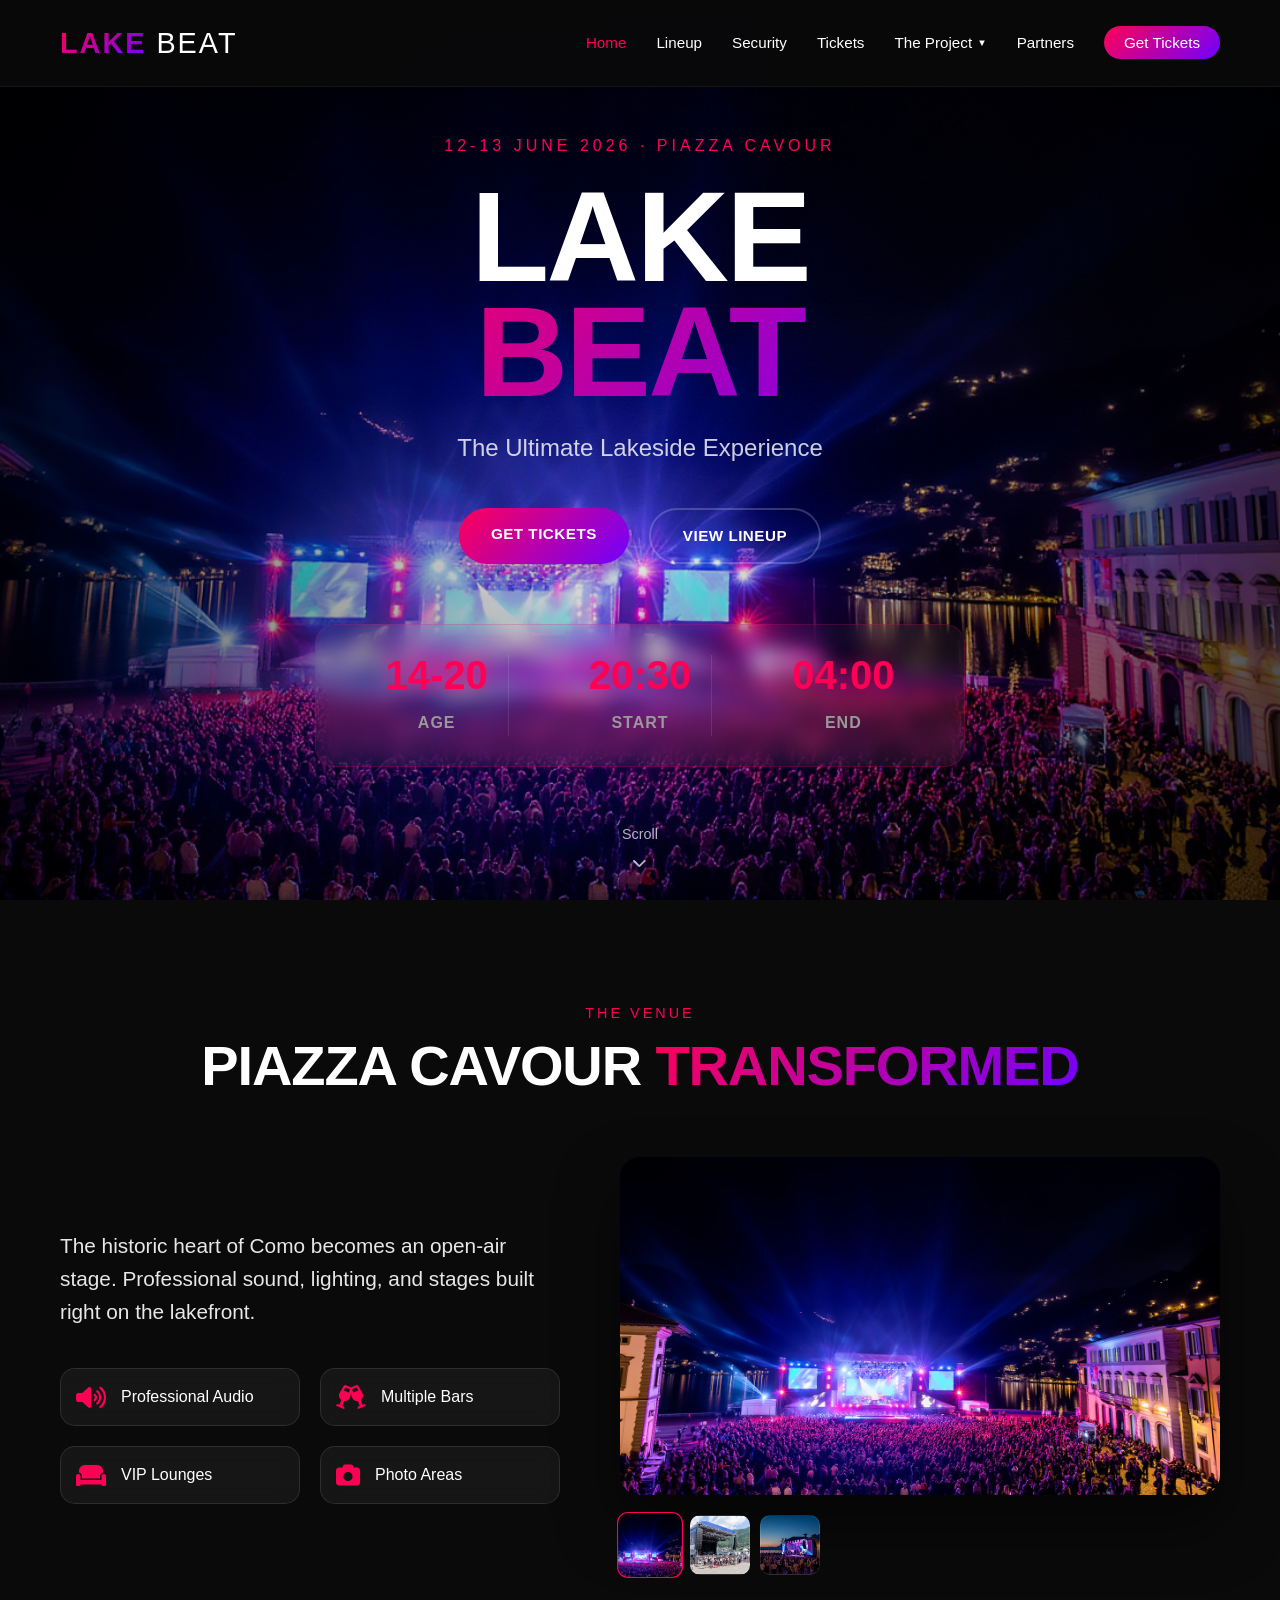
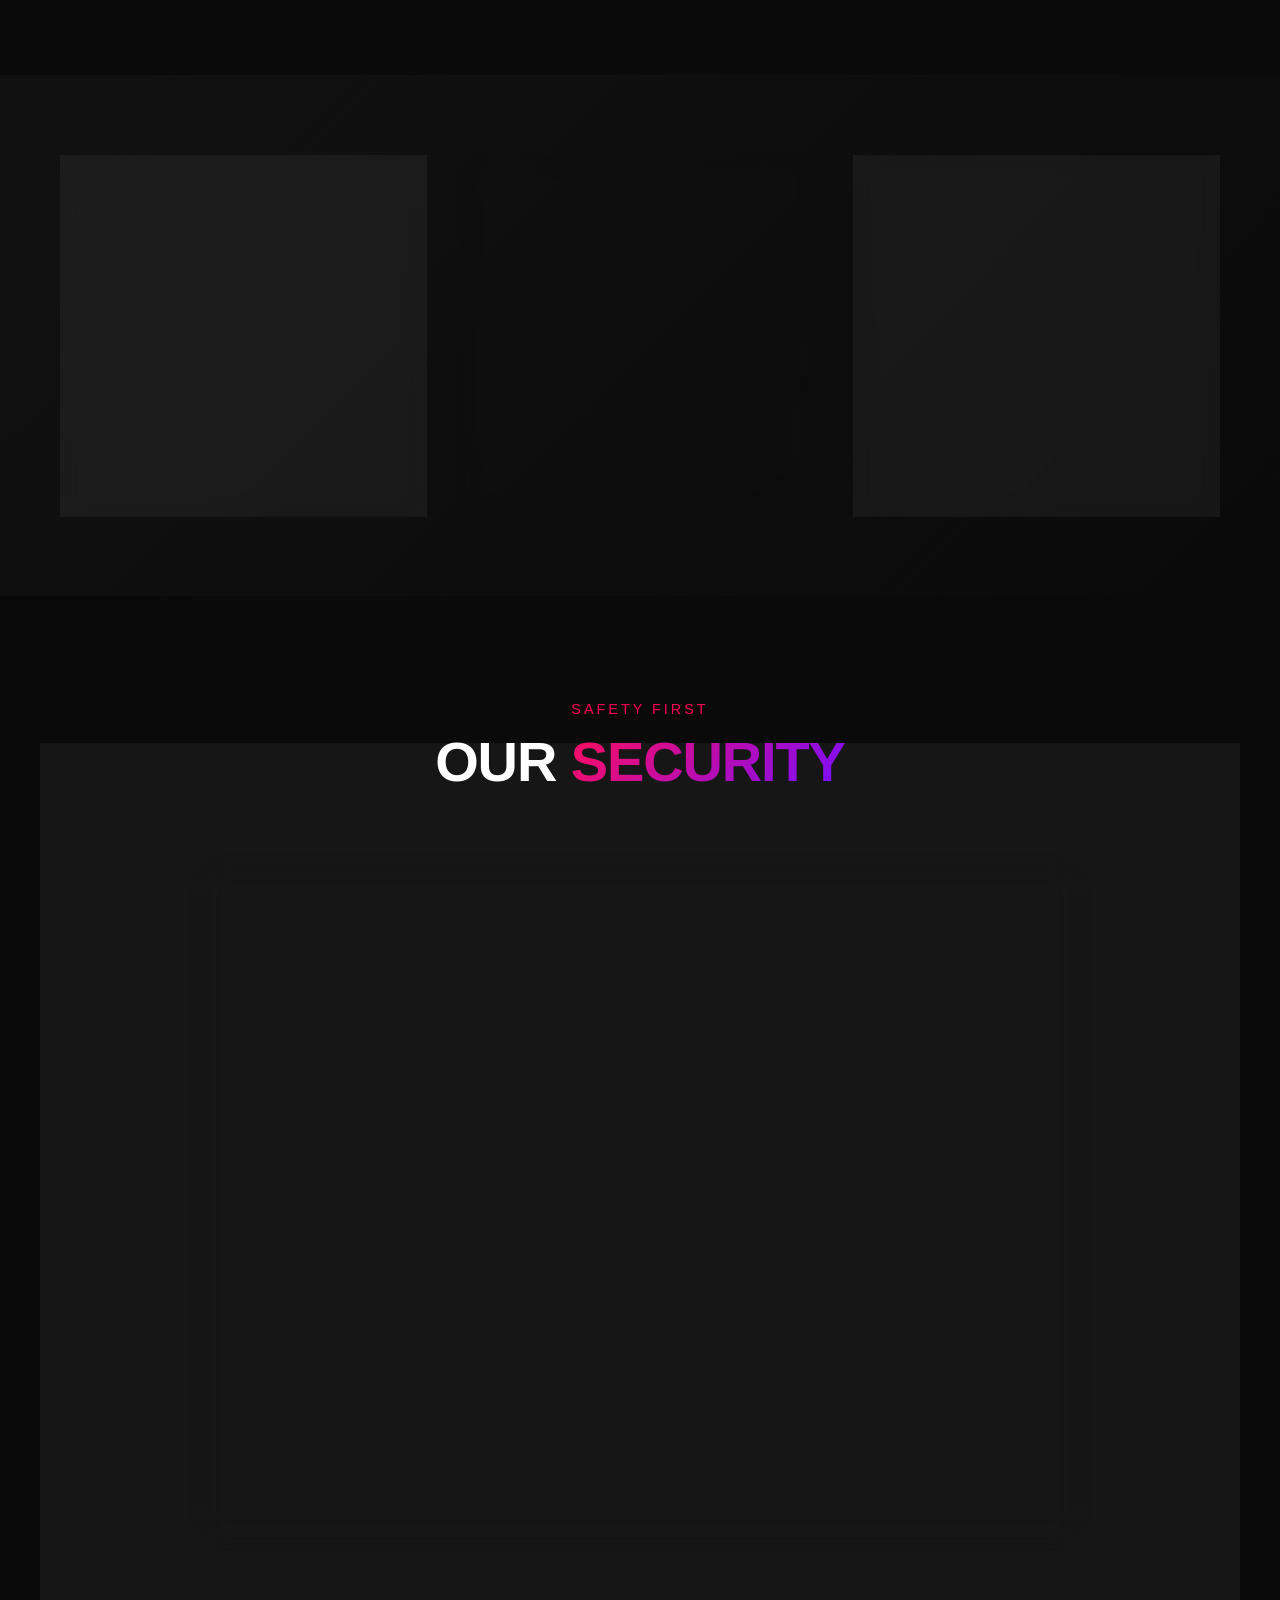
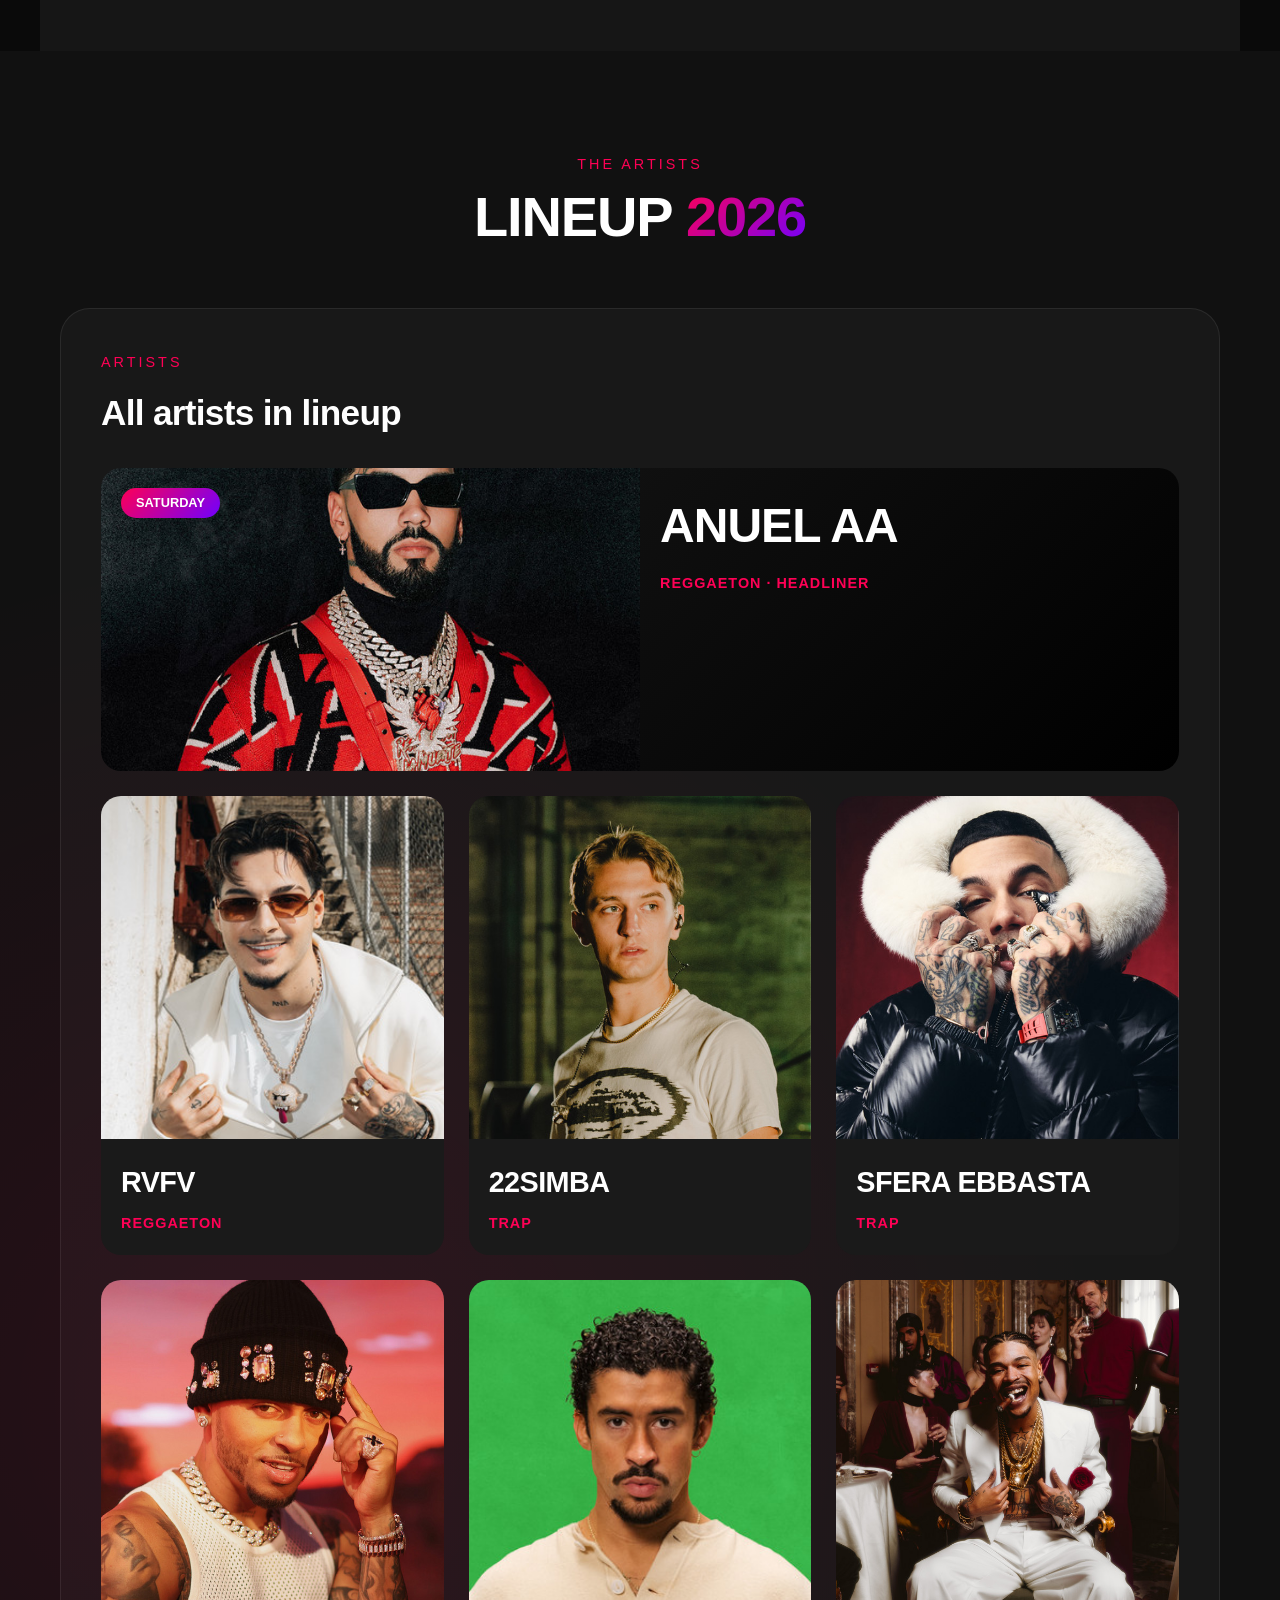
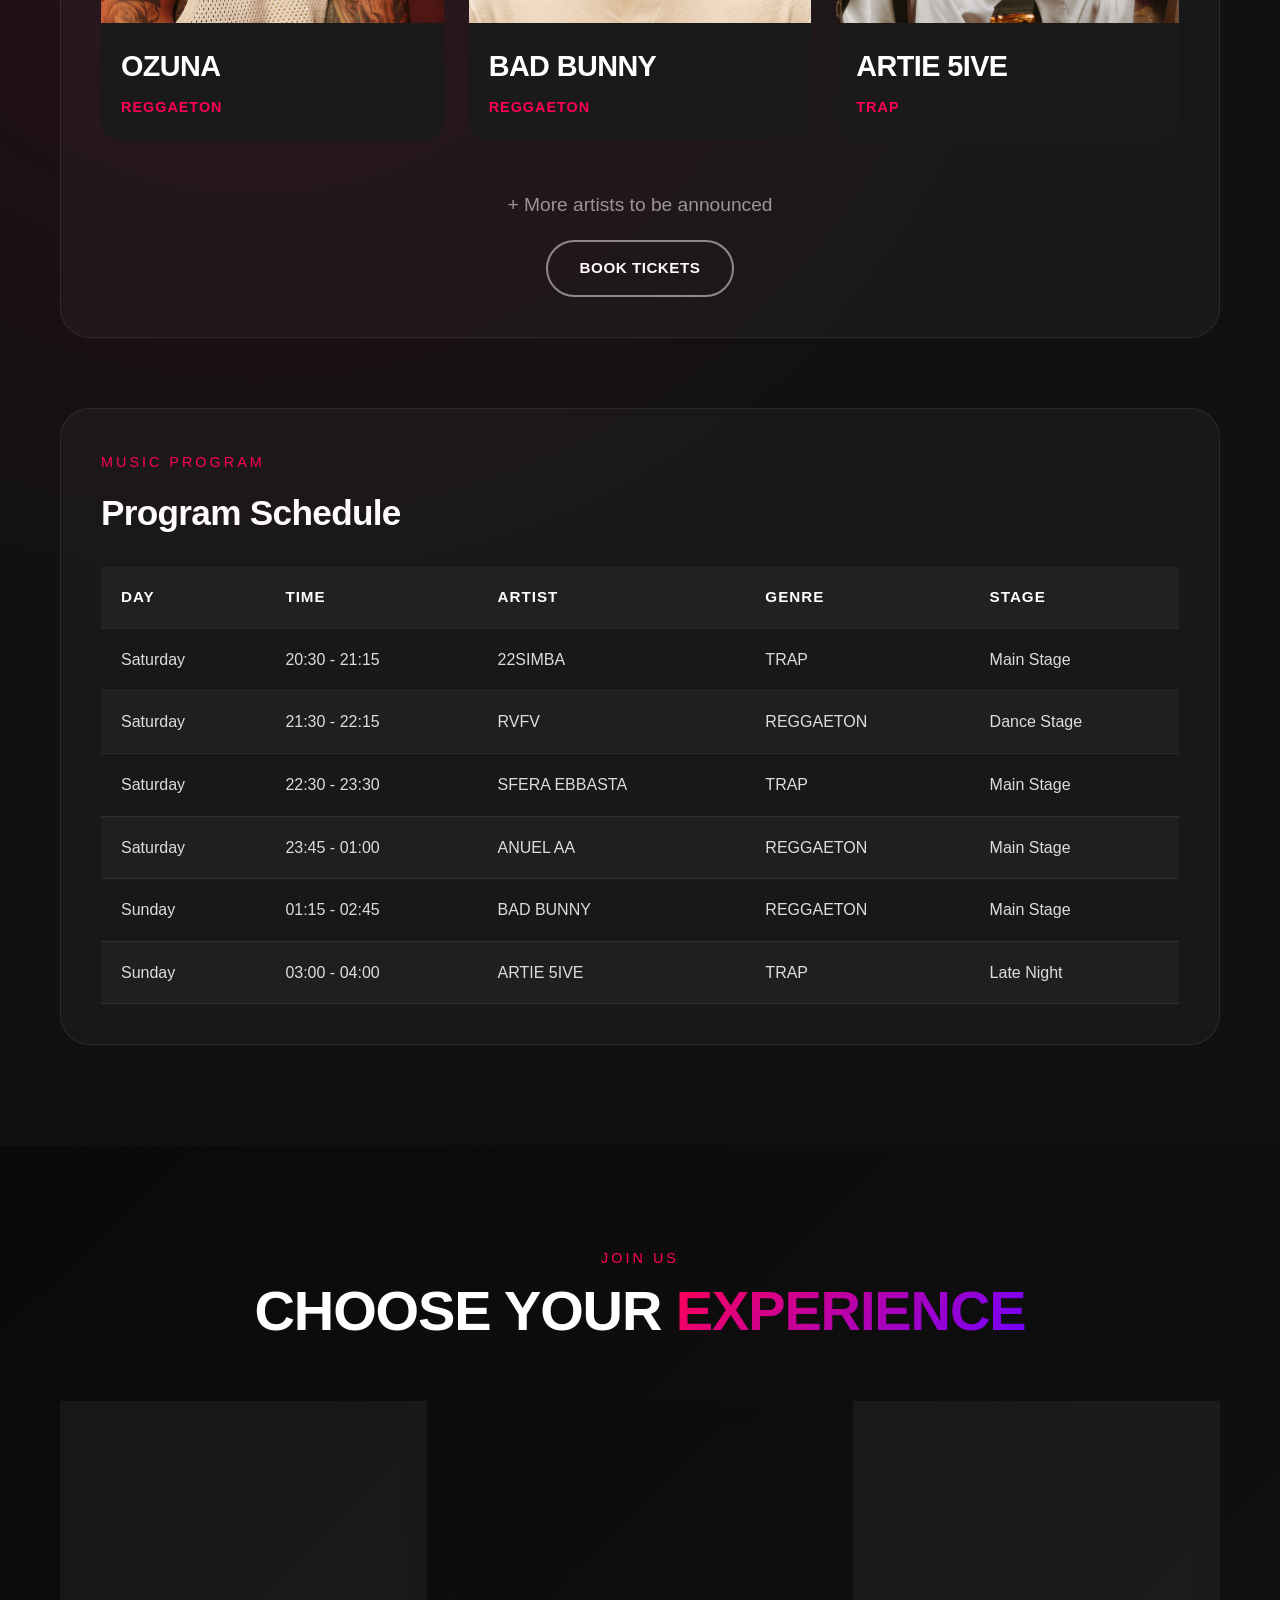
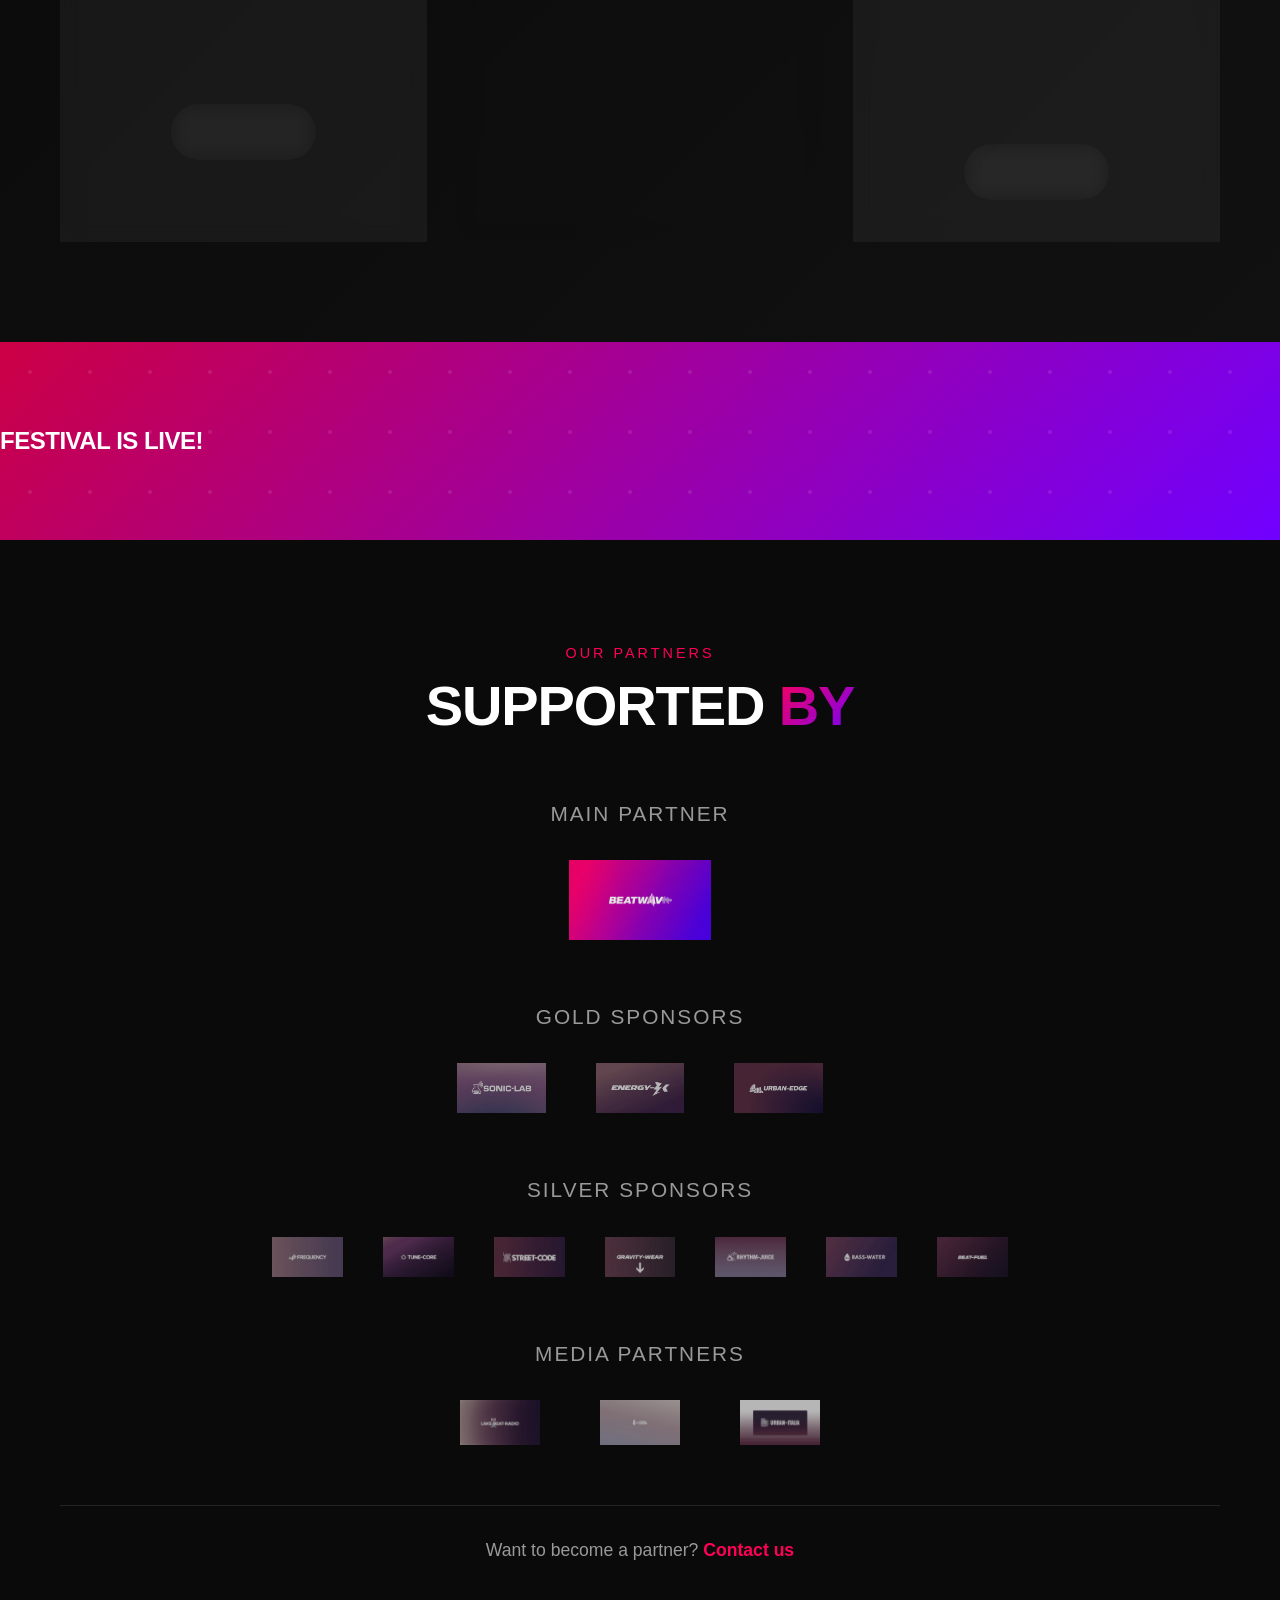
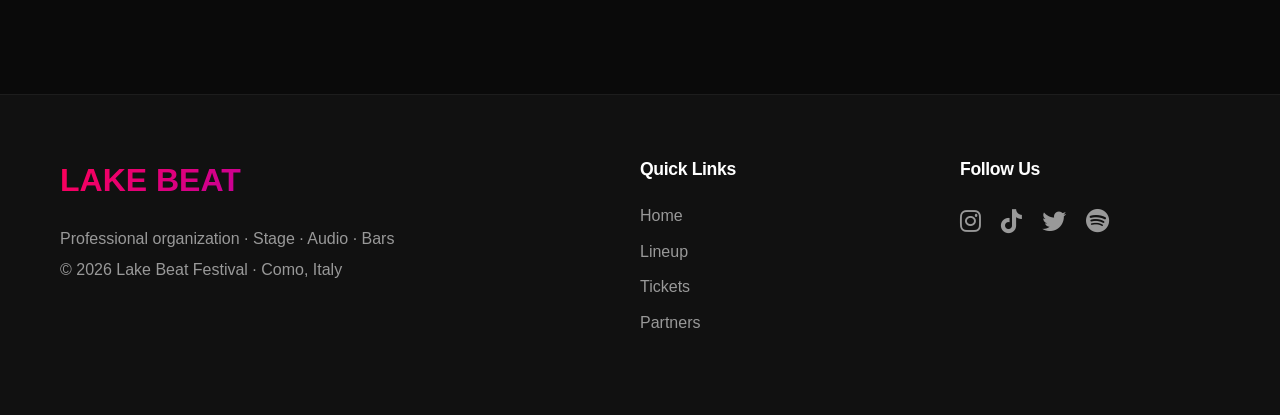
<file: index.html>
<!DOCTYPE html>
<html lang="en">

<head>
    <meta charset="UTF-8">
    <meta name="viewport" content="width=device-width, initial-scale=1.0">
    <title>Lake Beat · Como</title>
    <link rel="stylesheet" href="css/style.css">
    <!-- Font Awesome per icone -->
    <link rel="stylesheet" href="https://cdnjs.cloudflare.com/ajax/libs/font-awesome/6.0.0/css/all.min.css">
</head>

<body>

    <!-- MODERN NAVBAR -->
    <nav class="navbar">
        <div class="nav-container">
            <div class="logo">
                <span class="logo-bold">LAKE</span> BEAT
            </div>
            <div class="menu-toggle" id="menuToggle">
                <i class="fas fa-bars"></i>
            </div>
            <ul class="nav-links" id="navLinks">
                <li><a href="#home" class="active">Home</a></li>
                <li><a href="#lineup">Lineup</a></li>
                <li><a href="#security">Security</a></li>
                <li><a href="#tickets">Tickets</a></li>
                <li class="nav-dropdown">
                    <a href="#" class="nav-dropdown-toggle">The Project</a>
                    <ul class="nav-dropdown-menu">
                        <li><a href="about.html">Project Overview</a></li>
                        <li><a href="presentation.html">Oral Presentation</a></li>
                    </ul>
                </li>
                <li><a href="#sponsors">Partners</a></li>
                <li><a href="#tickets" class="nav-cta">Get Tickets</a></li>
            </ul>
        </div>
    </nav>

    <!-- HERO SECTION MODERNA -->
    <section id="home" class="hero">
        <div class="hero-overlay"></div>
        <div class="hero-video-bg">
            <div class="hero-image-layer"></div>
        </div>
        <div class="hero-content">
            <span class="hero-tagline">12-13 JUNE 2026 · PIAZZA CAVOUR</span>
            <h1 class="hero-title">
                <span class="title-line">LAKE</span>
                <span class="title-line gradient-text">BEAT</span>
            </h1>
            <p class="hero-subtitle">The Ultimate Lakeside Experience</p>
            <div class="hero-cta">
                <a href="#tickets" class="btn btn-primary">GET TICKETS</a>
                <a href="#lineup" class="btn btn-outline">VIEW LINEUP</a>
            </div>
            <div class="hero-stats">
                <div class="stat-item">
                    <span class="stat-number">14-20</span>
                    <span class="stat-label">AGE</span>
                </div>
                <div class="stat-item">
                    <span class="stat-number">20:30</span>
                    <span class="stat-label">START</span>
                </div>
                <div class="stat-item">
                    <span class="stat-number">04:00</span>
                    <span class="stat-label">END</span>
                </div>
            </div>
        </div>
        <div class="hero-scroll">
            <span>Scroll</span>
            <i class="fas fa-chevron-down"></i>
        </div>
    </section>

    <!-- LOCATION SECTION WITH IMAGES -->
    <section class="location">
        <div class="container">
            <div class="section-header">
                <span class="section-subtitle">THE VENUE</span>
                <h2 class="section-title">PIAZZA CAVOUR <span class="gradient-text">TRANSFORMED</span></h2>
            </div>
            <div class="location-grid">
                <div class="location-content">
                    <p class="location-description">The historic heart of Como becomes an open-air stage. Professional
                        sound, lighting, and stages built right on the lakefront.</p>
                    <div class="location-features">
                        <div class="feature">
                            <i class="fas fa-volume-up"></i>
                            <span>Professional Audio</span>
                        </div>
                        <div class="feature">
                            <i class="fas fa-glass-cheers"></i>
                            <span>Multiple Bars</span>
                        </div>
                        <div class="feature">
                            <i class="fas fa-couch"></i>
                            <span>VIP Lounges</span>
                        </div>
                        <div class="feature">
                            <i class="fas fa-camera"></i>
                            <span>Photo Areas</span>
                        </div>
                    </div>
                </div>
                <div class="location-gallery">
                    <div class="gallery-main">
                        <!-- PIAZZA CAVOUR WITH STAGE IMAGE -->
                        <img src="images/hero/hero-piazza.jpg" alt="Piazza Cavour with stage" class="gallery-img">
                    </div>
                    <div class="gallery-thumbs">
                        <button type="button" class="thumb active" data-image="images/hero/hero-piazza.jpg" data-alt="Piazza Cavour with stage - view 1" aria-label="Show view 1"></button>
                        <button type="button" class="thumb" data-image="images/hero/hero-piazza-2.png" data-alt="Piazza Cavour with stage - view 2" aria-label="Show view 2"></button>
                        <button type="button" class="thumb" data-image="images/hero/hero-piazza-3.png" data-alt="Piazza Cavour with stage - view 3" aria-label="Show view 3"></button>
                    </div>
                </div>
            </div>
        </div>
    </section>

    <!-- VIBE SECTION -->
    <section class="vibe">
        <div class="container">
            <div class="vibe-cards">
                <div class="vibe-card">
                    <div class="card-icon">
                        <i class="fas fa-users"></i>
                    </div>
                    <h3>Age Target</h3>
                    <p class="vibe-number">14-20</p>
                    <p class="vibe-label">The next generation</p>
                </div>
                <div class="vibe-card featured">
                    <div class="card-icon">
                        <i class="fas fa-clock"></i>
                    </div>
                    <h3>Hours</h3>
                    <p class="vibe-number">20:30 - 04:00</p>
                    <p class="vibe-label">Non-stop energy</p>
                </div>
                <div class="vibe-card">
                    <div class="card-icon">
                        <i class="fas fa-music"></i>
                    </div>
                    <h3>Sound</h3>
                    <p class="vibe-number">TRAP · REGGAETON</p>
                    <p class="vibe-label">Urban beats only</p>
                </div>
            </div>
        </div>
    </section>

    <!-- SECURITY SECTION -->
    <section id="security" class="security">
        <div class="container">
            <div class="section-header">
                <span class="section-subtitle">SAFETY FIRST</span>
                <h2 class="section-title">OUR <span class="gradient-text">SECURITY</span></h2>
            </div>
            <div class="security-content">
                <div class="security-icon-main">
                    <i class="fas fa-shield-alt"></i>
                </div>
                <div class="security-text">
                    <p>At Lake Beat, your safety is our top priority. We've designed a comprehensive security protocol to ensure a 100% safe environment for all our friends. Our massive team of over 50 professional bodyguards and stewards works around the clock to manage the crowd and backstage areas with precision. From high-tech metal detectors at every entrance to age-verification wristbands for responsible drinking, every detail is covered. We monitor the entire square with a professional camera network and coordinate directly with the local Police and the Red Cross, who maintain an advanced medical post on-site. Equipped with high-visibility gear and instant radio communication, our staff is ready to react to any situation, allowing you to focus solely on the music and the experience.</p>
                </div>
                <div class="security-grid">
                    <div class="security-item">
                        <i class="fas fa-user-shield"></i>
                        <span>50+ Bodyguards</span>
                    </div>
                    <div class="security-item">
                        <i class="fas fa-video"></i>
                        <span>24/7 Monitoring</span>
                    </div>
                    <div class="security-item">
                        <i class="fas fa-first-aid"></i>
                        <span>Medical Post</span>
                    </div>
                    <div class="security-item">
                        <i class="fas fa-id-card"></i>
                        <span>Age Control</span>
                    </div>
                </div>
            </div>
        </div>
    </section>

    <!-- LINEUP SECTION -->
    <section id="lineup" class="lineup">
        <div class="container">
            <div class="section-header">
                <span class="section-subtitle">THE ARTISTS</span>
                <h2 class="section-title">LINEUP <span class="gradient-text">2026</span></h2>
            </div>

            <div class="lineup-section">
                <div class="lineup-subsection">
                    <div class="subsection-header">
                        <span class="section-subtitle">ARTISTS</span>
                        <h3 class="subsection-title">All artists in lineup</h3>
                    </div>
                    <div class="lineup-grid">
                        <div class="artist-card headliner">
                            <div class="artist-image">
                                <!-- ANUEL AA IMAGE -->
                                <img src="images/artists/anuel-aa.jpg" alt="Anuel AA">
                                <div class="artist-overlay">
                                    <span class="artist-day">SATURDAY</span>
                                </div>
                            </div>
                            <div class="artist-info">
                                <h3>ANUEL AA</h3>
                                <span class="artist-genre">REGGAETON · HEADLINER</span>
                            </div>
                        </div>
                        <div class="artist-card">
                            <div class="artist-image">
                                <!-- RVFV IMAGE -->
                                <img src="images/artists/rvfv.jpg" alt="Rvfv">
                            </div>
                            <div class="artist-info">
                                <h3>RVFV</h3>
                                <span class="artist-genre">REGGAETON</span>
                            </div>
                        </div>
                        <div class="artist-card">
                            <div class="artist-image">
                                <!-- 22SIMBA IMAGE -->
                                <img src="images/artists/22simba.jpg" alt="22simba">
                            </div>
                            <div class="artist-info">
                                <h3>22SIMBA</h3>
                                <span class="artist-genre">TRAP</span>
                            </div>
                        </div>
                        <div class="artist-card">
                            <div class="artist-image">
                                <!-- SFERA EBBASTA IMAGE -->
                                <img src="images/artists/sfera-ebbasta.jpg" alt="Sfera Ebbasta">
                            </div>
                            <div class="artist-info">
                                <h3>SFERA EBBASTA</h3>
                                <span class="artist-genre">TRAP</span>
                            </div>
                        </div>
                        <div class="artist-card">
                            <div class="artist-image">
                                <!-- OZUNA IMAGE -->
                                <img src="images/artists/ozuna.jpg" alt="Ozuna">
                            </div>
                            <div class="artist-info">
                                <h3>OZUNA</h3>
                                <span class="artist-genre">REGGAETON</span>
                            </div>
                        </div>
                        <div class="artist-card">
                            <div class="artist-image">
                                <!-- BAD BUNNY IMAGE -->
                                <img src="images/artists/bad-bunny.jpg" alt="Bad Bunny">
                            </div>
                            <div class="artist-info">
                                <h3>BAD BUNNY</h3>
                                <span class="artist-genre">REGGAETON</span>
                            </div>
                        </div>
                        <div class="artist-card">
                            <div class="artist-image">
                                <!-- ARTIE 5IVE IMAGE -->
                                <img src="images/artists/artie-5ive.jpg" alt="Artie 5ive">
                            </div>
                            <div class="artist-info">
                                <h3>ARTIE 5IVE</h3>
                                <span class="artist-genre">TRAP</span>
                            </div>
                        </div>
                    </div>
                    <div class="lineup-cta">
                        <p>+ More artists to be announced</p>
                        <a href="#tickets" class="btn btn-outline-light">BOOK TICKETS</a>
                    </div>
                </div>

                <div class="lineup-subsection lineup-schedule">
                    <div class="subsection-header">
                        <span class="section-subtitle">MUSIC PROGRAM</span>
                        <h3 class="subsection-title">Program Schedule</h3>
                    </div>
                    <div class="schedule-wrapper">
                        <table class="schedule-table">
                            <thead>
                                <tr>
                                    <th>Day</th>
                                    <th>Time</th>
                                    <th>Artist</th>
                                    <th>Genre</th>
                                    <th>Stage</th>
                                </tr>
                            </thead>
                            <tbody>
                                <tr>
                                    <td>Saturday</td>
                                    <td>20:30 - 21:15</td>
                                    <td>22SIMBA</td>
                                    <td>TRAP</td>
                                    <td>Main Stage</td>
                                </tr>
                                <tr>
                                    <td>Saturday</td>
                                    <td>21:30 - 22:15</td>
                                    <td>RVFV</td>
                                    <td>REGGAETON</td>
                                    <td>Dance Stage</td>
                                </tr>
                                <tr>
                                    <td>Saturday</td>
                                    <td>22:30 - 23:30</td>
                                    <td>SFERA EBBASTA</td>
                                    <td>TRAP</td>
                                    <td>Main Stage</td>
                                </tr>
                                <tr>
                                    <td>Saturday</td>
                                    <td>23:45 - 01:00</td>
                                    <td>ANUEL AA</td>
                                    <td>REGGAETON</td>
                                    <td>Main Stage</td>
                                </tr>
                                <tr>
                                    <td>Sunday</td>
                                    <td>01:15 - 02:45</td>
                                    <td>BAD BUNNY</td>
                                    <td>REGGAETON</td>
                                    <td>Main Stage</td>
                                </tr>
                                <tr>
                                    <td>Sunday</td>
                                    <td>03:00 - 04:00</td>
                                    <td>ARTIE 5IVE</td>
                                    <td>TRAP</td>
                                    <td>Late Night</td>
                                </tr>
                            </tbody>
                        </table>
                    </div>
                </div>
            </div>
        </div>
    </section>

    <!-- TICKETS SECTION -->
    <section id="tickets" class="tickets">
        <div class="container">
            <div class="section-header light">
                <span class="section-subtitle">JOIN US</span>
                <h2 class="section-title">CHOOSE YOUR <span class="gradient-text">EXPERIENCE</span></h2>
            </div>
            <div class="ticket-grid">
                <div class="ticket-card">
                    <div class="ticket-badge">EARLY BIRD</div>
                    <div class="ticket-price">
                        <span class="currency">€</span>
                        <span class="amount">15</span>
                    </div>
                    <ul class="ticket-features">
                        <li><i class="fas fa-check"></i> Main stage access</li>
                        <li><i class="fas fa-check"></i> 20:30 - 04:00</li>
                        <li><i class="fas fa-check"></i> All bars access</li>
                    </ul>
                    <a href="#" class="btn btn-outline">BUY NOW</a>
                </div>
                <div class="ticket-card featured">
                    <div class="ticket-badge">BEST VALUE</div>
                    <div class="ticket-price">
                        <span class="currency">€</span>
                        <span class="amount">25</span>
                    </div>
                    <ul class="ticket-features">
                        <li><i class="fas fa-check"></i> Main stage access</li>
                        <li><i class="fas fa-check"></i> 20:30 - 04:00</li>
                        <li><i class="fas fa-check"></i> All bars access</li>
                        <li><i class="fas fa-check"></i> Priority entry</li>
                    </ul>
                    <a href="#" class="btn btn-primary">BUY NOW</a>
                </div>
                <div class="ticket-card">
                    <div class="ticket-badge">VIP</div>
                    <div class="ticket-price">
                        <span class="currency">€</span>
                        <span class="amount">40</span>
                    </div>
                    <ul class="ticket-features">
                        <li><i class="fas fa-check"></i> Fast-track entry</li>
                        <li><i class="fas fa-check"></i> VIP bar & viewing</li>
                        <li><i class="fas fa-check"></i> VIP toilets</li>
                        <li><i class="fas fa-check"></i> Exclusive gift</li>
                    </ul>
                    <a href="#" class="btn btn-outline">BUY NOW</a>
                </div>
            </div>
        </div>
    </section>

    <!-- COUNTDOWN SECTION -->
    <section class="countdown">
        <div class="container">
            <div class="countdown-content">
                <span class="countdown-label">THE WAIT IS ALMOST OVER</span>
                <h2 class="countdown-title">FESTIVAL STARTS IN</h2>
                <div class="timer" id="timer">
                    <div class="timer-box">
                        <span id="days">00</span>
                        <span>Days</span>
                    </div>
                    <div class="timer-box">
                        <span id="hours">00</span>
                        <span>Hours</span>
                    </div>
                    <div class="timer-box">
                        <span id="minutes">00</span>
                        <span>Minutes</span>
                    </div>
                    <div class="timer-box">
                        <span id="seconds">00</span>
                        <span>Seconds</span>
                    </div>
                </div>
                <a href="#tickets" class="btn btn-primary btn-large">SECURE YOUR SPOT</a>
            </div>
        </div>
    </section>

    <!-- SPONSOR SECTION - CLEAN & READABLE VERSION -->
    <section id="sponsors" class="sponsors-clean">
        <div class="container">
            <div class="section-header">
                <span class="section-subtitle">OUR PARTNERS</span>
                <h2 class="section-title">SUPPORTED <span class="gradient-text">BY</span></h2>
            </div>

            <!-- MAIN SPONSOR (top) -->
            <div class="main-sponsor-clean">
                <h3>MAIN PARTNER</h3>
                <div class="main-logo">
                    <img src="images/sponsors/music-tech/beatwave.png" alt="Beatwave">
                </div>
            </div>

            <!-- GOLD SPONSORS (simple grid) -->
            <div class="sponsor-row">
                <h3>GOLD SPONSORS</h3>
                <div class="sponsor-grid-clean">
                    <img src="images/sponsors/music-tech/sonic-lab.png" alt="Sonic Lab">
                    <img src="images/sponsors/drinks/energy-x.png" alt="Energy X">
                    <img src="images/sponsors/lifestyle/urban-edge.png" alt="Urban Edge">
                </div>
            </div>

            <!-- SILVER SPONSORS (denser grid) -->
            <div class="sponsor-row">
                <h3>SILVER SPONSORS</h3>
                <div class="sponsor-grid-clean small">
                    <img src="images/sponsors/music-tech/frequency.png" alt="Frequency">
                    <img src="images/sponsors/music-tech/tune-core.png" alt="Tune Core">
                    <img src="images/sponsors/lifestyle/street-code.png" alt="Street Code">
                    <img src="images/sponsors/lifestyle/gravity-wear.png" alt="Gravity Wear">
                    <img src="images/sponsors/drinks/rhythm-juice.png" alt="Rhythm Juice">
                    <img src="images/sponsors/drinks/bass-water.png" alt="Bass Water">
                    <img src="images/sponsors/drinks/beat-fuel.png" alt="Beat Fuel">
                </div>
            </div>

            <!-- MEDIA PARTNERS -->
            <div class="sponsor-row">
                <h3>MEDIA PARTNERS</h3>
                <div class="sponsor-grid-clean media">
                    <img src="images/sponsors/media/lake-beat-radio.png" alt="Lake Beat Radio">
                    <img src="images/sponsors/media/como-sound.png" alt="Como Sound">
                    <img src="images/sponsors/media/urban-italia.png" alt="Urban Italia">
                </div>
            </div>

            <!-- SIMPLE PARTNER CTA -->
            <div class="partner-cta-clean">
                <p>Want to become a partner? <a href="#">Contact us</a></p>
            </div>
        </div>
    </section>

    <!-- FOOTER -->
    <footer class="footer">
        <div class="container">
            <div class="footer-grid">
                <div class="footer-info">
                    <div class="footer-logo">LAKE BEAT</div>
                    <p>Professional organization · Stage · Audio · Bars</p>
                    <p>© 2026 Lake Beat Festival · Como, Italy</p>
                </div>
                <div class="footer-links">
                    <h4>Quick Links</h4>
                    <ul>
                        <li><a href="#home">Home</a></li>
                        <li><a href="#lineup">Lineup</a></li>
                        <li><a href="#tickets">Tickets</a></li>
                        <li><a href="#sponsors">Partners</a></li>
                    </ul>
                </div>
                <div class="footer-social">
                    <h4>Follow Us</h4>
                    <div class="social-icons">
                        <a href="#"><i class="fab fa-instagram"></i></a>
                        <a href="#"><i class="fab fa-tiktok"></i></a>
                        <a href="#"><i class="fab fa-twitter"></i></a>
                        <a href="#"><i class="fab fa-spotify"></i></a>
                    </div>
                </div>
            </div>
        </div>
    </footer>

    <script src="js/script.js"></script>
</body>

</html>
</file>
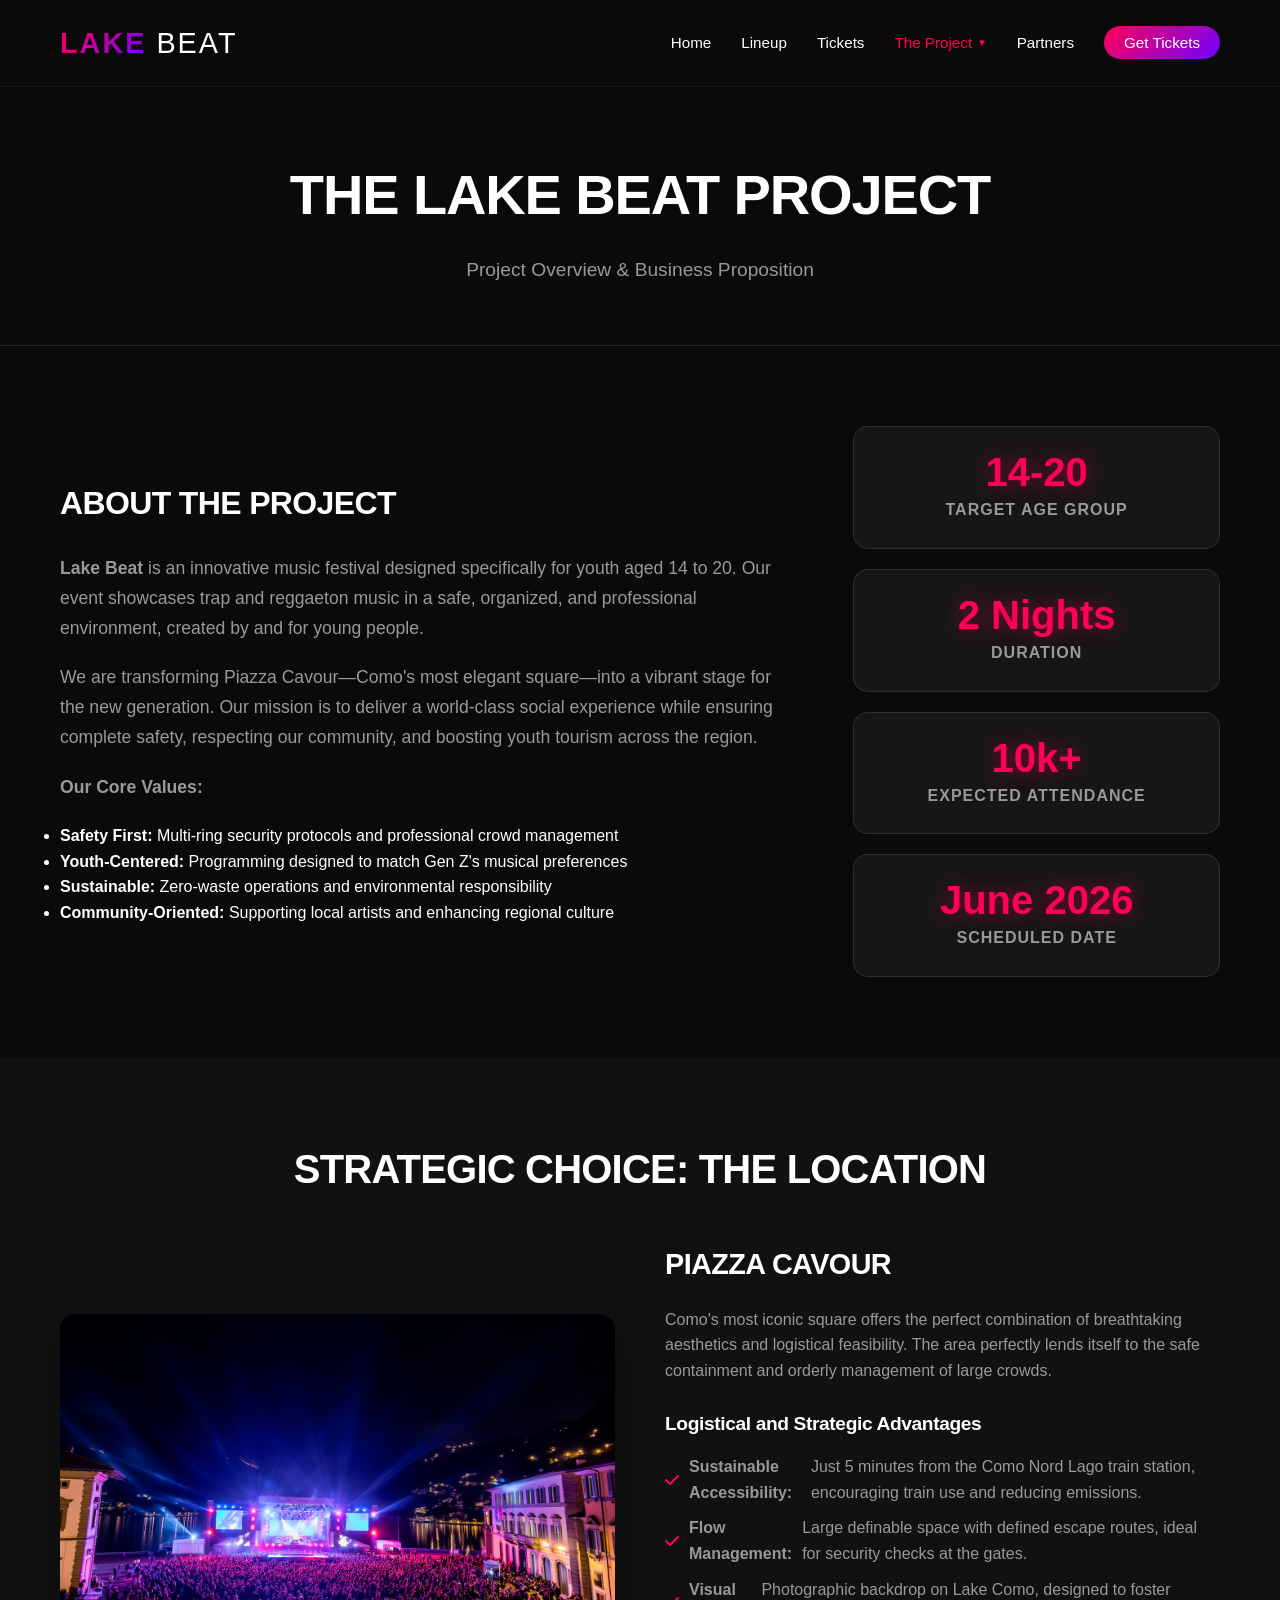
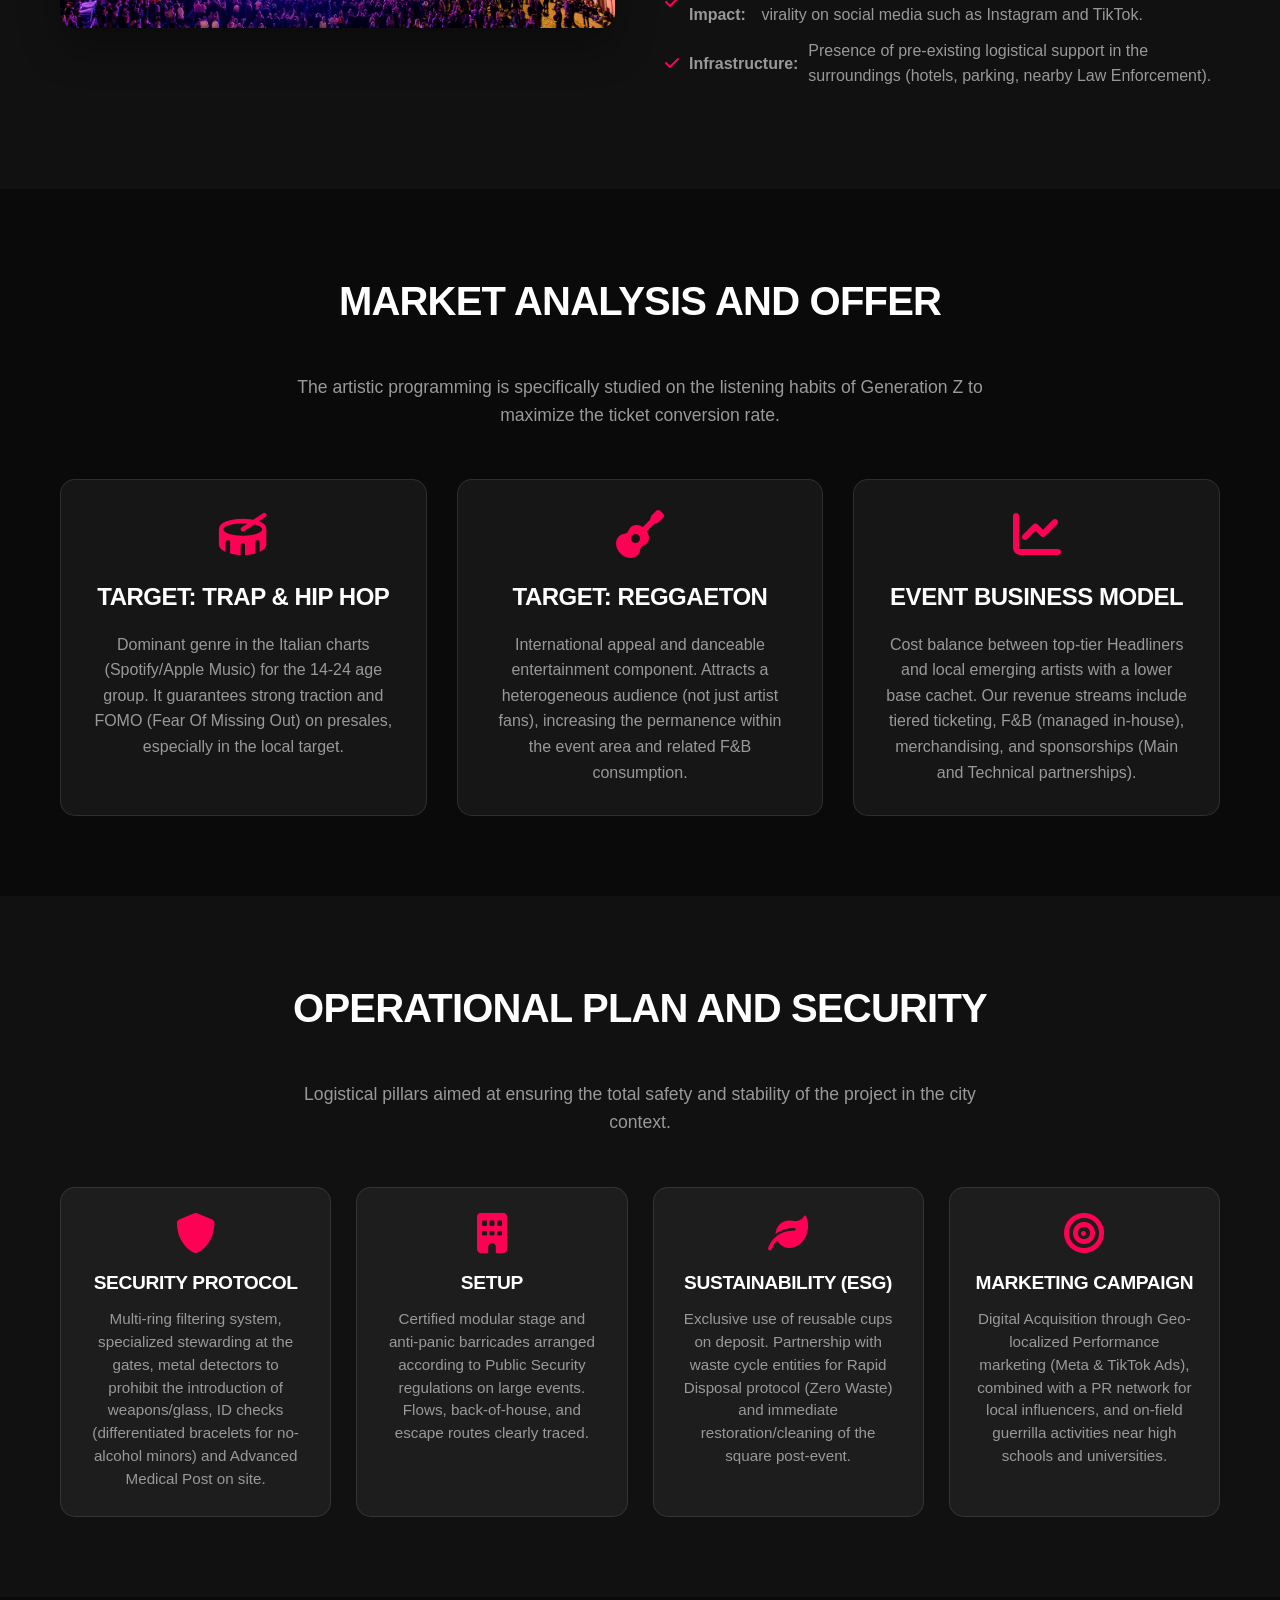
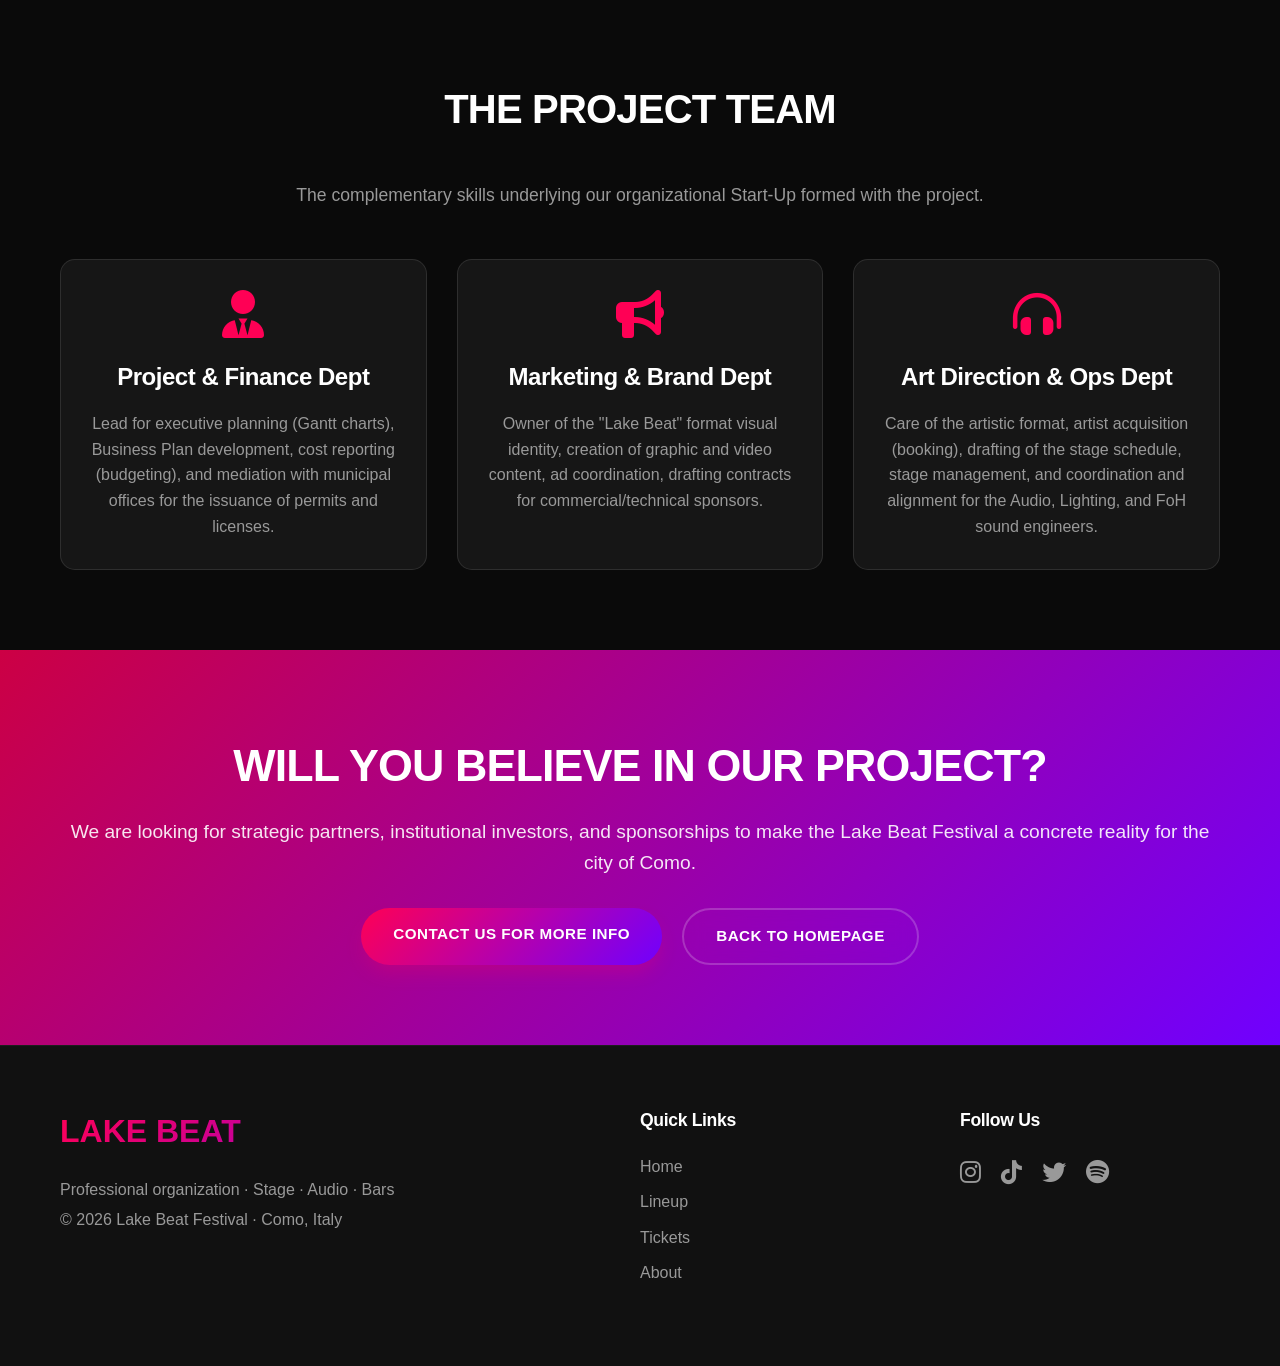
<file: about.html>
<!DOCTYPE html>
<html lang="en">
<head>
    <meta charset="UTF-8">
    <meta name="viewport" content="width=device-width, initial-scale=1.0">
    <title>Lake Beat · Project Presentation</title>
    <link rel="stylesheet" href="css/style.css">
    <!-- Font Awesome for icons -->
    <link rel="stylesheet" href="https://cdnjs.cloudflare.com/ajax/libs/font-awesome/6.0.0/css/all.min.css">
</head>
<body>

    <!-- NAVBAR -->
    <nav class="navbar">
        <div class="nav-container">
            <div class="logo">
                <span class="logo-bold">LAKE</span> BEAT
            </div>
            <div class="menu-toggle" id="menuToggle">
                <i class="fas fa-bars"></i>
            </div>
            <ul class="nav-links" id="navLinks">
                <li><a href="index.html">Home</a></li>
                <li><a href="index.html#lineup">Lineup</a></li>
                <li><a href="index.html#tickets">Tickets</a></li>
                <li class="nav-dropdown">
                    <a href="#" class="nav-dropdown-toggle">The Project</a>
                    <ul class="nav-dropdown-menu">
                        <li><a href="about.html" class="active">Project Overview</a></li>
                        <li><a href="presentation.html">Oral Presentation</a></li>
                    </ul>
                </li>
                <li><a href="index.html#sponsors">Partners</a></li>
                <li><a href="index.html#tickets" class="nav-cta">Get Tickets</a></li>
            </ul>
        </div>
    </nav>

    <!-- PAGE HEADER -->
    <section class="about-header">
        <div class="container">
            <h1>THE LAKE BEAT PROJECT</h1>
            <p>Project Overview & Business Proposition</p>
        </div>
    </section>

    <!-- ABOUT SECTION -->
    <section class="about-section">
        <div class="container">
            <div class="about-grid">
                <div class="about-text">
                    <h2>ABOUT THE PROJECT</h2>
                    <p><strong>Lake Beat</strong> is an innovative music festival designed specifically for youth aged 14 to 20. Our event showcases trap and reggaeton music in a safe, organized, and professional environment, created by and for young people.</p>
                    <p>We are transforming Piazza Cavour—Como's most elegant square—into a vibrant stage for the new generation. Our mission is to deliver a world-class social experience while ensuring complete safety, respecting our community, and boosting youth tourism across the region.</p>
                    <p><strong>Our Core Values:</strong></p>
                    <ul>
                        <li><strong>Safety First:</strong> Multi-ring security protocols and professional crowd management</li>
                        <li><strong>Youth-Centered:</strong> Programming designed to match Gen Z's musical preferences</li>
                        <li><strong>Sustainable:</strong> Zero-waste operations and environmental responsibility</li>
                        <li><strong>Community-Oriented:</strong> Supporting local artists and enhancing regional culture</li>
                    </ul>
                </div>
                <div class="about-stats">
                    <div class="stat-box">
                        <span class="stat-number">14-20</span>
                        <span class="stat-label">Target Age Group</span>
                    </div>
                    <div class="stat-box">
                        <span class="stat-number">2 Nights</span>
                        <span class="stat-label">Duration</span>
                    </div>
                    <div class="stat-box">
                        <span class="stat-number">10k+</span>
                        <span class="stat-label">Expected Attendance</span>
                    </div>
                    <div class="stat-box">
                        <span class="stat-number">June 2026</span>
                        <span class="stat-label">Scheduled Date</span>
                    </div>
                </div>
            </div>
        </div>
    </section>

    <!-- LOCATION SECTION -->
    <section class="about-section alt-bg">
        <div class="container">
            <h2 class="section-title-center">STRATEGIC CHOICE: THE LOCATION</h2>
            <div class="location-showcase">
                <div class="location-image">
                    <img src="images/hero/hero-piazza.jpg" alt="Piazza Cavour, Como">
                </div>
                <div class="location-info">
                    <h3>PIAZZA CAVOUR</h3>
                    <p>Como's most iconic square offers the perfect combination of breathtaking aesthetics and logistical feasibility. The area perfectly lends itself to the safe containment and orderly management of large crowds.</p>
                    
                    <h4>Logistical and Strategic Advantages</h4>
                    <ul>
                        <li><i class="fas fa-check"></i> <strong>Sustainable Accessibility:</strong> Just 5 minutes from the Como Nord Lago train station, encouraging train use and reducing emissions.</li>
                        <li><i class="fas fa-check"></i> <strong>Flow Management:</strong> Large definable space with defined escape routes, ideal for security checks at the gates.</li>
                        <li><i class="fas fa-check"></i> <strong>Visual Impact:</strong> Photographic backdrop on Lake Como, designed to foster virality on social media such as Instagram and TikTok.</li>
                        <li><i class="fas fa-check"></i> <strong>Infrastructure:</strong> Presence of pre-existing logistical support in the surroundings (hotels, parking, nearby Law Enforcement).</li>
                    </ul>
                </div>
            </div>
        </div>
    </section>

    <!-- MUSIC SECTION -->
    <section class="about-section">
        <div class="container">
            <h2 class="section-title-center">MARKET ANALYSIS AND OFFER</h2>
            <p class="section-intro">The artistic programming is specifically studied on the listening habits of Generation Z to maximize the ticket conversion rate.</p>
            
            <div class="music-grid-simple">
                <div class="music-card-simple">
                    <i class="fas fa-drum"></i>
                    <h3>TARGET: TRAP & HIP HOP</h3>
                    <p>Dominant genre in the Italian charts (Spotify/Apple Music) for the 14-24 age group. It guarantees strong traction and FOMO (Fear Of Missing Out) on presales, especially in the local target.</p>
                </div>
                
                <div class="music-card-simple">
                    <i class="fas fa-guitar"></i>
                    <h3>TARGET: REGGAETON</h3>
                    <p>International appeal and danceable entertainment component. Attracts a heterogeneous audience (not just artist fans), increasing the permanence within the event area and related F&B consumption.</p>
                </div>
                
                <div class="music-card-simple">
                    <i class="fas fa-chart-line"></i>
                    <h3>EVENT BUSINESS MODEL</h3>
                    <p>Cost balance between top-tier Headliners and local emerging artists with a lower base cachet. Our revenue streams include tiered ticketing, F&B (managed in-house), merchandising, and sponsorships (Main and Technical partnerships).</p>
                </div>
            </div>
        </div>
    </section>

    <!-- ORGANIZATION SECTION -->
    <section class="about-section alt-bg">
        <div class="container">
            <h2 class="section-title-center">OPERATIONAL PLAN AND SECURITY</h2>
            <p class="section-intro">Logistical pillars aimed at ensuring the total safety and stability of the project in the city context.</p>
            
            <div class="org-grid-simple">
                <div class="org-item-simple">
                    <div class="org-icon">
                        <i class="fas fa-shield-alt"></i>
                    </div>
                    <h4>SECURITY PROTOCOL</h4>
                    <p>Multi-ring filtering system, specialized stewarding at the gates, metal detectors to prohibit the introduction of weapons/glass, ID checks (differentiated bracelets for no-alcohol minors) and Advanced Medical Post on site.</p>
                </div>
                
                <div class="org-item-simple">
                    <div class="org-icon">
                        <i class="fas fa-building"></i>
                    </div>
                    <h4>SETUP</h4>
                    <p>Certified modular stage and anti-panic barricades arranged according to Public Security regulations on large events. Flows, back-of-house, and escape routes clearly traced.</p>
                </div>
                
                <div class="org-item-simple">
                    <div class="org-icon">
                        <i class="fas fa-leaf"></i>
                    </div>
                    <h4>SUSTAINABILITY (ESG)</h4>
                    <p>Exclusive use of reusable cups on deposit. Partnership with waste cycle entities for Rapid Disposal protocol (Zero Waste) and immediate restoration/cleaning of the square post-event.</p>
                </div>
                
                <div class="org-item-simple">
                    <div class="org-icon">
                        <i class="fas fa-bullseye"></i>
                    </div>
                    <h4>MARKETING CAMPAIGN</h4>
                    <p>Digital Acquisition through Geo-localized Performance marketing (Meta & TikTok Ads), combined with a PR network for local influencers, and on-field guerrilla activities near high schools and universities.</p>
                </div>
            </div>
        </div>
    </section>
    
    <!-- TEAM SECTION -->
    <section class="about-section">
        <div class="container">
            <h2 class="section-title-center">THE PROJECT TEAM</h2>
            <p class="section-intro">The complementary skills underlying our organizational Start-Up formed with the project.</p>
            
            <div class="music-grid-simple">
                <div class="music-card-simple">
                    <i class="fas fa-user-tie"></i>
                    <h3>Project & Finance Dept</h3>
                    <p>Lead for executive planning (Gantt charts), Business Plan development, cost reporting (budgeting), and mediation with municipal offices for the issuance of permits and licenses.</p>
                </div>
                
                <div class="music-card-simple">
                    <i class="fas fa-bullhorn"></i>
                    <h3>Marketing & Brand Dept</h3>
                    <p>Owner of the "Lake Beat" format visual identity, creation of graphic and video content, ad coordination, drafting contracts for commercial/technical sponsors.</p>
                </div>
                
                <div class="music-card-simple">
                    <i class="fas fa-headphones-alt"></i>
                    <h3>Art Direction & Ops Dept</h3>
                    <p>Care of the artistic format, artist acquisition (booking), drafting of the stage schedule, stage management, and coordination and alignment for the Audio, Lighting, and FoH sound engineers.</p>
                </div>
            </div>
        </div>
    </section>

    <!-- FINAL CTA -->
    <section class="about-cta-simple">
        <div class="container">
            <h2>WILL YOU BELIEVE IN OUR PROJECT?</h2>
            <p>We are looking for strategic partners, institutional investors, and sponsorships to make the Lake Beat Festival a concrete reality for the city of Como.</p>
            <div class="cta-buttons">
                <a href="mailto:info@lakebeat.com" class="btn btn-primary">CONTACT US FOR MORE INFO</a>
                <a href="index.html" class="btn btn-outline">BACK TO HOMEPAGE</a>
            </div>
        </div>
    </section>

    <!-- FOOTER -->
    <footer class="footer">
        <div class="container">
            <div class="footer-grid">
                <div class="footer-info">
                    <div class="footer-logo">LAKE BEAT</div>
                    <p>Professional organization · Stage · Audio · Bars</p>
                    <p>© 2026 Lake Beat Festival · Como, Italy</p>
                </div>
                <div class="footer-links">
                    <h4>Quick Links</h4>
                    <ul>
                        <li><a href="index.html">Home</a></li>
                        <li><a href="index.html#lineup">Lineup</a></li>
                        <li><a href="index.html#tickets">Tickets</a></li>
                        <li><a href="about.html">About</a></li>
                    </ul>
                </div>
                <div class="footer-social">
                    <h4>Follow Us</h4>
                    <div class="social-icons">
                        <a href="#"><i class="fab fa-instagram"></i></a>
                        <a href="#"><i class="fab fa-tiktok"></i></a>
                        <a href="#"><i class="fab fa-twitter"></i></a>
                        <a href="#"><i class="fab fa-spotify"></i></a>
                    </div>
                </div>
            </div>
        </div>
    </footer>

    <script src="js/script.js"></script>
</body>
</html>
</file>
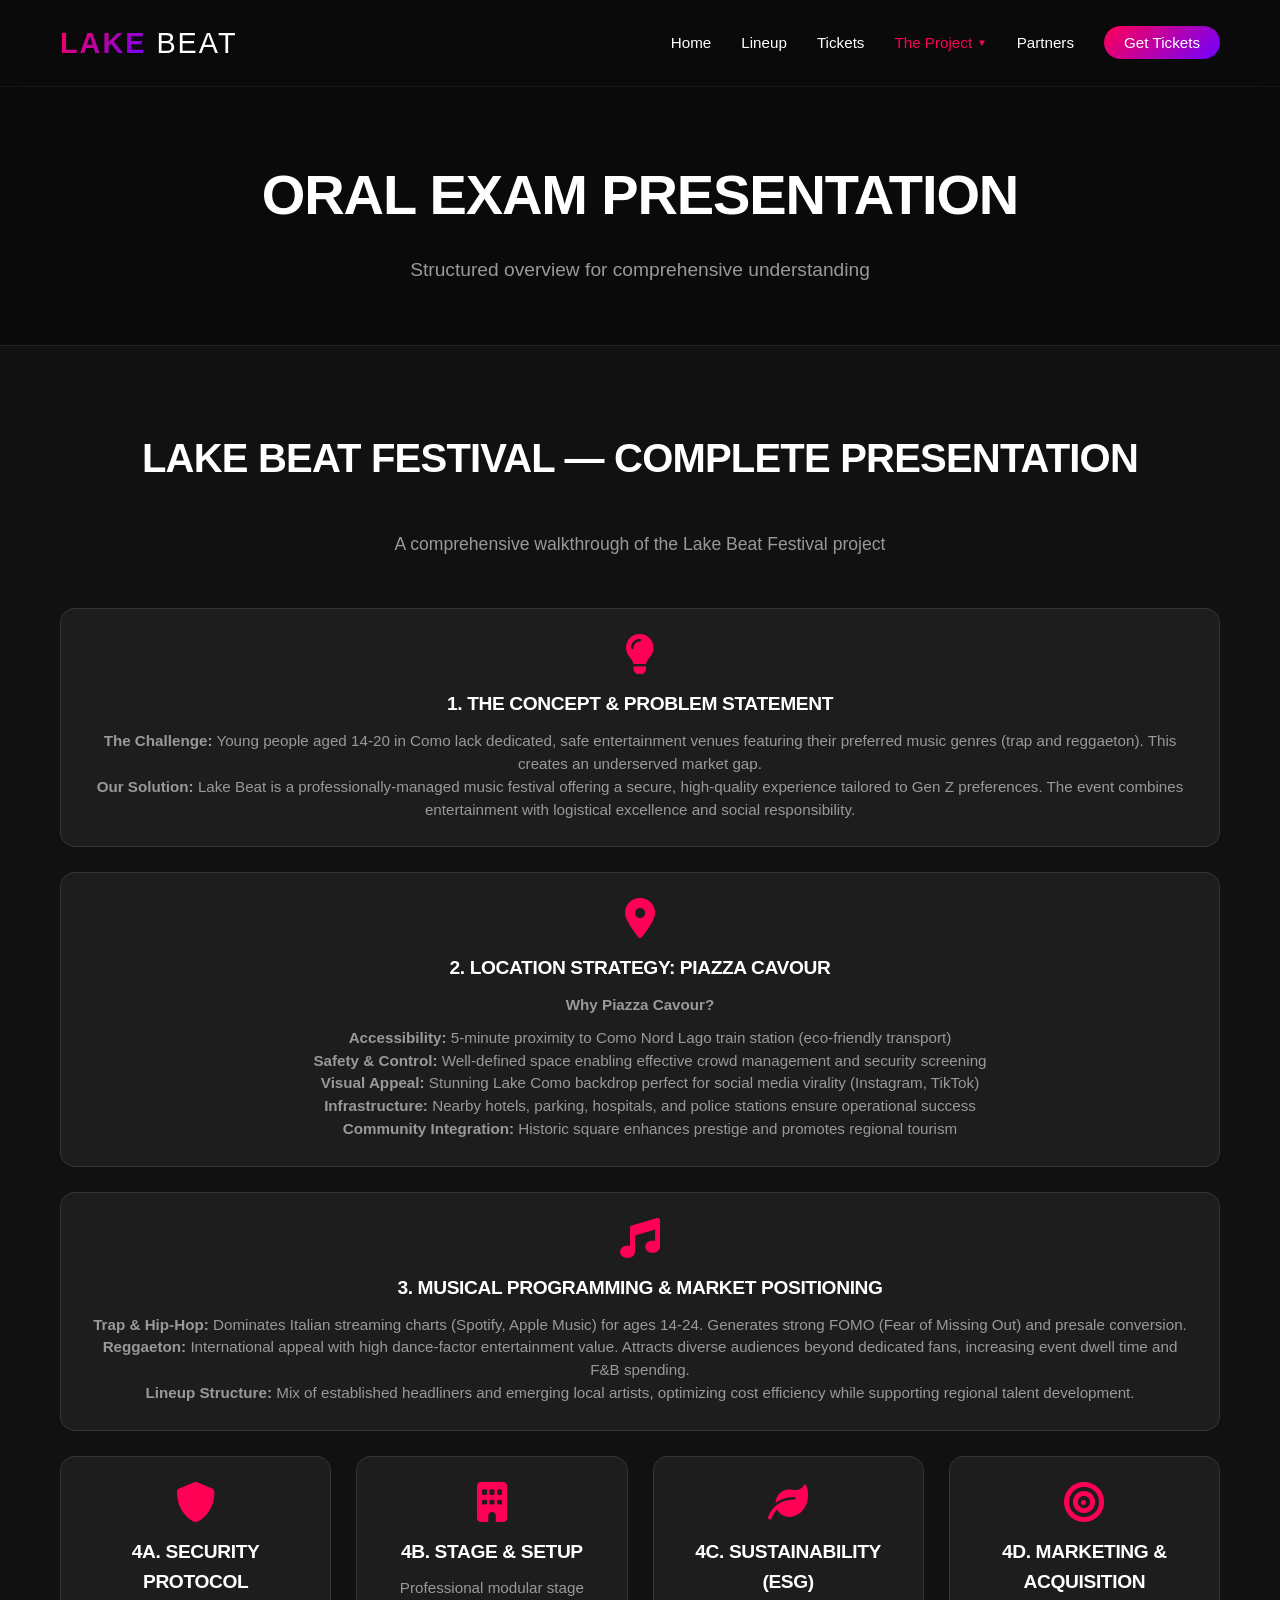
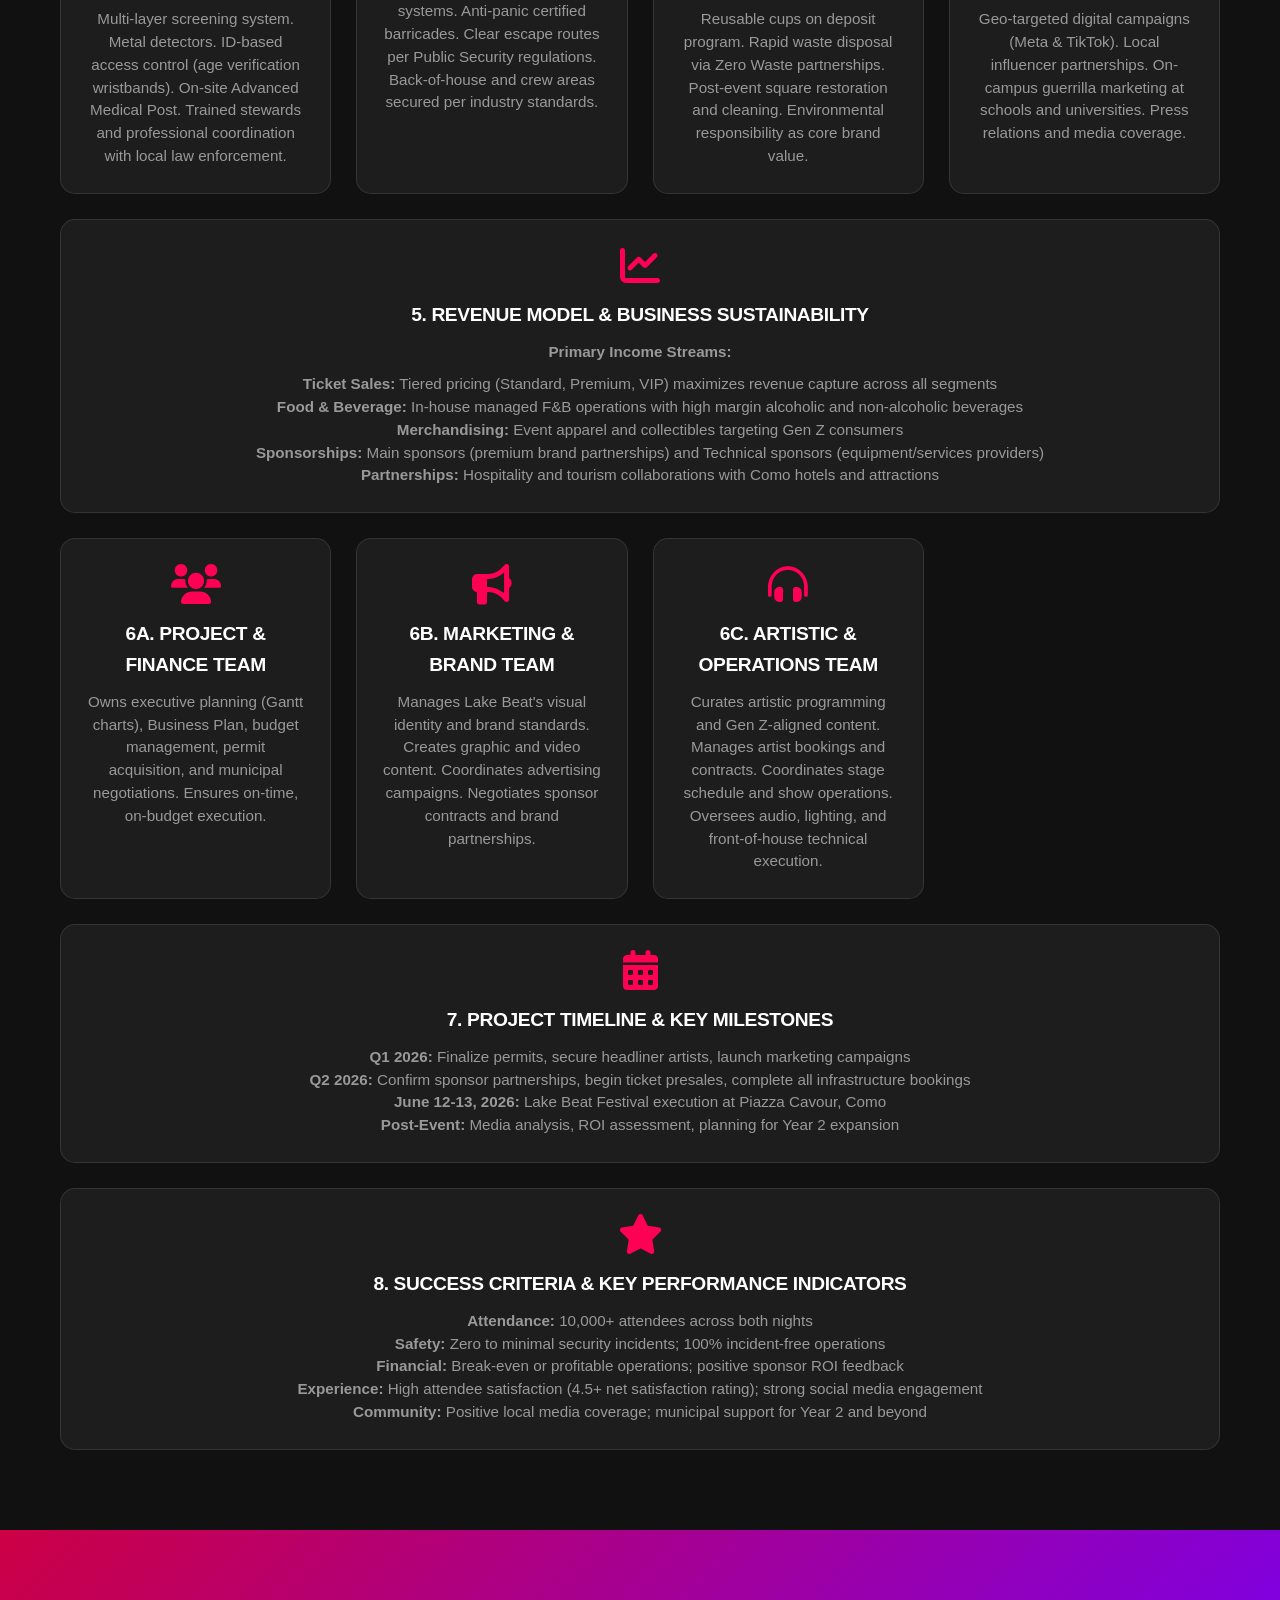
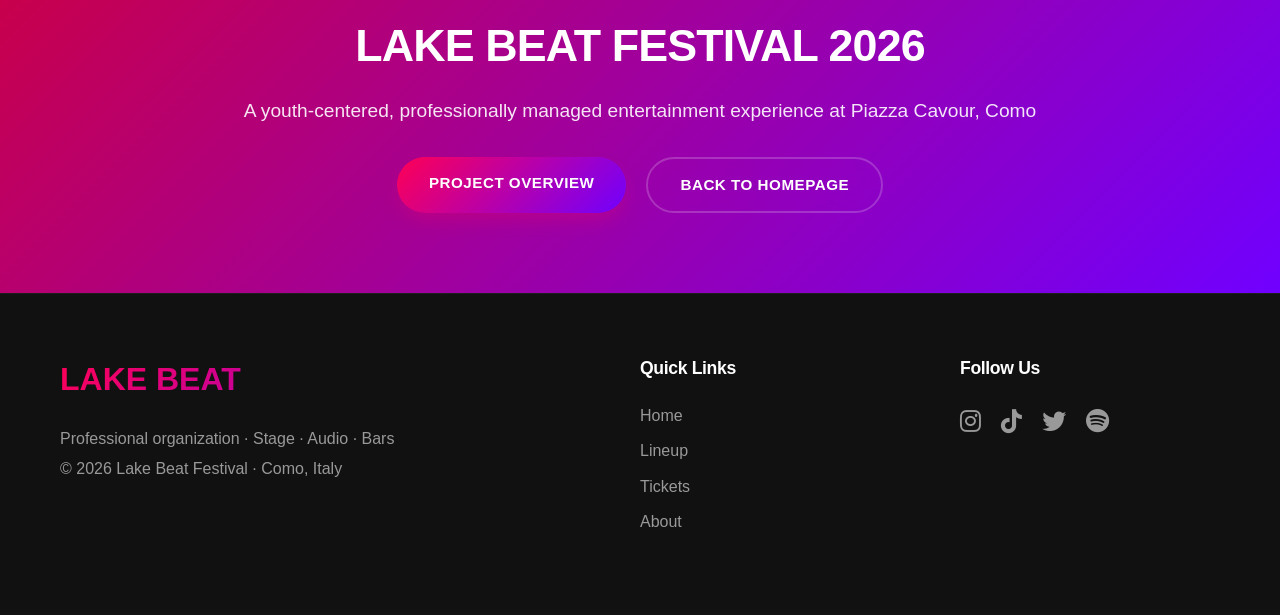
<file: presentation.html>
<!DOCTYPE html>
<html lang="en">
<head>
    <meta charset="UTF-8">
    <meta name="viewport" content="width=device-width, initial-scale=1.0">
    <title>Lake Beat · Oral Exam Presentation</title>
    <link rel="stylesheet" href="css/style.css">
    <!-- Font Awesome for icons -->
    <link rel="stylesheet" href="https://cdnjs.cloudflare.com/ajax/libs/font-awesome/6.0.0/css/all.min.css">
</head>
<body>

    <!-- NAVBAR -->
    <nav class="navbar">
        <div class="nav-container">
            <div class="logo">
                <span class="logo-bold">LAKE</span> BEAT
            </div>
            <div class="menu-toggle" id="menuToggle">
                <i class="fas fa-bars"></i>
            </div>
            <ul class="nav-links" id="navLinks">
                <li><a href="index.html">Home</a></li>
                <li><a href="index.html#lineup">Lineup</a></li>
                <li><a href="index.html#tickets">Tickets</a></li>
                <li class="nav-dropdown">
                    <a href="#" class="nav-dropdown-toggle">The Project</a>
                    <ul class="nav-dropdown-menu">
                        <li><a href="about.html">Project Overview</a></li>
                        <li><a href="presentation.html" class="active">Oral Presentation</a></li>
                    </ul>
                </li>
                <li><a href="index.html#sponsors">Partners</a></li>
                <li><a href="index.html#tickets" class="nav-cta">Get Tickets</a></li>
            </ul>
        </div>
    </nav>

    <!-- PAGE HEADER -->
    <section class="about-header">
        <div class="container">
            <h1>ORAL EXAM PRESENTATION</h1>
            <p>Structured overview for comprehensive understanding</p>
        </div>
    </section>

    <!-- PRESENTATION SECTION -->
    <section class="about-section alt-bg">
        <div class="container">
            <h2 class="section-title-center">LAKE BEAT FESTIVAL — COMPLETE PRESENTATION</h2>
            <p class="section-intro">A comprehensive walkthrough of the Lake Beat Festival project</p>
            
            <div class="org-grid-simple">
                <!-- PART 1: THE CONCEPT -->
                <div class="org-item-simple" style="grid-column: 1 / -1;">
                    <div class="org-icon">
                        <i class="fas fa-lightbulb"></i>
                    </div>
                    <h4>1. THE CONCEPT & PROBLEM STATEMENT</h4>
                    <p><strong>The Challenge:</strong> Young people aged 14-20 in Como lack dedicated, safe entertainment venues featuring their preferred music genres (trap and reggaeton). This creates an underserved market gap.</p>
                    <p><strong>Our Solution:</strong> Lake Beat is a professionally-managed music festival offering a secure, high-quality experience tailored to Gen Z preferences. The event combines entertainment with logistical excellence and social responsibility.</p>
                </div>

                <!-- PART 2: THE LOCATION -->
                <div class="org-item-simple" style="grid-column: 1 / -1;">
                    <div class="org-icon">
                        <i class="fas fa-map-marker-alt"></i>
                    </div>
                    <h4>2. LOCATION STRATEGY: PIAZZA CAVOUR</h4>
                    <p><strong>Why Piazza Cavour?</strong></p>
                    <ul style="margin-left: 20px; margin-top: 10px;">
                        <p><strong>Accessibility:</strong> 5-minute proximity to Como Nord Lago train station (eco-friendly transport)</p>
                        <p><strong>Safety & Control:</strong> Well-defined space enabling effective crowd management and security screening</p>
                        <p><strong>Visual Appeal:</strong> Stunning Lake Como backdrop perfect for social media virality (Instagram, TikTok)</p>
                        <p><strong>Infrastructure:</strong> Nearby hotels, parking, hospitals, and police stations ensure operational success</p>
                        <p><strong>Community Integration:</strong> Historic square enhances prestige and promotes regional tourism</p>
                    </ul>
                </div>

                <!-- PART 3: ARTIST & MUSIC STRATEGY -->
                <div class="org-item-simple" style="grid-column: 1 / -1;">
                    <div class="org-icon">
                        <i class="fas fa-music"></i>
                    </div>
                    <h4>3. MUSICAL PROGRAMMING & MARKET POSITIONING</h4>
                    <p><strong>Trap & Hip-Hop:</strong> Dominates Italian streaming charts (Spotify, Apple Music) for ages 14-24. Generates strong FOMO (Fear of Missing Out) and presale conversion.</p>
                    <p><strong>Reggaeton:</strong> International appeal with high dance-factor entertainment value. Attracts diverse audiences beyond dedicated fans, increasing event dwell time and F&B spending.</p>
                    <p><strong>Lineup Structure:</strong> Mix of established headliners and emerging local artists, optimizing cost efficiency while supporting regional talent development.</p>
                </div>

                <!-- PART 4: SECURITY & OPERATIONS -->
                <div class="org-item-simple">
                    <div class="org-icon">
                        <i class="fas fa-shield-alt"></i>
                    </div>
                    <h4>4A. SECURITY PROTOCOL</h4>
                    <p>Multi-layer screening system. Metal detectors. ID-based access control (age verification wristbands). On-site Advanced Medical Post. Trained stewards and professional coordination with local law enforcement.</p>
                </div>

                <div class="org-item-simple">
                    <div class="org-icon">
                        <i class="fas fa-building"></i>
                    </div>
                    <h4>4B. STAGE & SETUP</h4>
                    <p>Professional modular stage systems. Anti-panic certified barricades. Clear escape routes per Public Security regulations. Back-of-house and crew areas secured per industry standards.</p>
                </div>

                <div class="org-item-simple">
                    <div class="org-icon">
                        <i class="fas fa-leaf"></i>
                    </div>
                    <h4>4C. SUSTAINABILITY (ESG)</h4>
                    <p>Reusable cups on deposit program. Rapid waste disposal via Zero Waste partnerships. Post-event square restoration and cleaning. Environmental responsibility as core brand value.</p>
                </div>

                <div class="org-item-simple">
                    <div class="org-icon">
                        <i class="fas fa-bullseye"></i>
                    </div>
                    <h4>4D. MARKETING & ACQUISITION</h4>
                    <p>Geo-targeted digital campaigns (Meta & TikTok). Local influencer partnerships. On-campus guerrilla marketing at schools and universities. Press relations and media coverage.</p>
                </div>

                <!-- PART 5: REVENUE MODEL -->
                <div class="org-item-simple" style="grid-column: 1 / -1;">
                    <div class="org-icon">
                        <i class="fas fa-chart-line"></i>
                    </div>
                    <h4>5. REVENUE MODEL & BUSINESS SUSTAINABILITY</h4>
                    <p><strong>Primary Income Streams:</strong></p>
                    <ul style="margin-left: 20px; margin-top: 10px;">
                        <p><strong>Ticket Sales:</strong> Tiered pricing (Standard, Premium, VIP) maximizes revenue capture across all segments</p>
                        <p><strong>Food & Beverage:</strong> In-house managed F&B operations with high margin alcoholic and non-alcoholic beverages</p>
                        <p><strong>Merchandising:</strong> Event apparel and collectibles targeting Gen Z consumers</p>
                        <p><strong>Sponsorships:</strong> Main sponsors (premium brand partnerships) and Technical sponsors (equipment/services providers)</p>
                        <p><strong>Partnerships:</strong> Hospitality and tourism collaborations with Como hotels and attractions</p>
                    </ul>
                </div>

                <!-- PART 6: TEAM & EXPERTISE -->
                <div class="org-item-simple">
                    <div class="org-icon">
                        <i class="fas fa-users"></i>
                    </div>
                    <h4>6A. PROJECT & FINANCE TEAM</h4>
                    <p>Owns executive planning (Gantt charts), Business Plan, budget management, permit acquisition, and municipal negotiations. Ensures on-time, on-budget execution.</p>
                </div>

                <div class="org-item-simple">
                    <div class="org-icon">
                        <i class="fas fa-bullhorn"></i>
                    </div>
                    <h4>6B. MARKETING & BRAND TEAM</h4>
                    <p>Manages Lake Beat's visual identity and brand standards. Creates graphic and video content. Coordinates advertising campaigns. Negotiates sponsor contracts and brand partnerships.</p>
                </div>

                <div class="org-item-simple">
                    <div class="org-icon">
                        <i class="fas fa-headphones-alt"></i>
                    </div>
                    <h4>6C. ARTISTIC & OPERATIONS TEAM</h4>
                    <p>Curates artistic programming and Gen Z-aligned content. Manages artist bookings and contracts. Coordinates stage schedule and show operations. Oversees audio, lighting, and front-of-house technical execution.</p>
                </div>

                <!-- PART 7: TIMELINE & MILESTONES -->
                <div class="org-item-simple" style="grid-column: 1 / -1;">
                    <div class="org-icon">
                        <i class="fas fa-calendar-alt"></i>
                    </div>
                    <h4>7. PROJECT TIMELINE & KEY MILESTONES</h4>
                    <p><strong>Q1 2026:</strong> Finalize permits, secure headliner artists, launch marketing campaigns</p>
                    <p><strong>Q2 2026:</strong> Confirm sponsor partnerships, begin ticket presales, complete all infrastructure bookings</p>
                    <p><strong>June 12-13, 2026:</strong> Lake Beat Festival execution at Piazza Cavour, Como</p>
                    <p><strong>Post-Event:</strong> Media analysis, ROI assessment, planning for Year 2 expansion</p>
                </div>

                <!-- PART 8: SUCCESS METRICS -->
                <div class="org-item-simple" style="grid-column: 1 / -1;">
                    <div class="org-icon">
                        <i class="fas fa-star"></i>
                    </div>
                    <h4>8. SUCCESS CRITERIA & KEY PERFORMANCE INDICATORS</h4>
                    <p><strong>Attendance:</strong> 10,000+ attendees across both nights</p>
                    <p><strong>Safety:</strong> Zero to minimal security incidents; 100% incident-free operations</p>
                    <p><strong>Financial:</strong> Break-even or profitable operations; positive sponsor ROI feedback</p>
                    <p><strong>Experience:</strong> High attendee satisfaction (4.5+ net satisfaction rating); strong social media engagement</p>
                    <p><strong>Community:</strong> Positive local media coverage; municipal support for Year 2 and beyond</p>
                </div>
            </div>
        </div>
    </section>

    <!-- FINAL CTA -->
    <section class="about-cta-simple">
        <div class="container">
            <h2>LAKE BEAT FESTIVAL 2026</h2>
            <p>A youth-centered, professionally managed entertainment experience at Piazza Cavour, Como</p>
            <div class="cta-buttons">
                <a href="about.html" class="btn btn-primary">PROJECT OVERVIEW</a>
                <a href="index.html" class="btn btn-outline">BACK TO HOMEPAGE</a>
            </div>
        </div>
    </section>

    <!-- FOOTER -->
    <footer class="footer">
        <div class="container">
            <div class="footer-grid">
                <div class="footer-info">
                    <div class="footer-logo">LAKE BEAT</div>
                    <p>Professional organization · Stage · Audio · Bars</p>
                    <p>© 2026 Lake Beat Festival · Como, Italy</p>
                </div>
                <div class="footer-links">
                    <h4>Quick Links</h4>
                    <ul>
                        <li><a href="index.html">Home</a></li>
                        <li><a href="index.html#lineup">Lineup</a></li>
                        <li><a href="index.html#tickets">Tickets</a></li>
                        <li><a href="about.html">About</a></li>
                    </ul>
                </div>
                <div class="footer-social">
                    <h4>Follow Us</h4>
                    <div class="social-icons">
                        <a href="#"><i class="fab fa-instagram"></i></a>
                        <a href="#"><i class="fab fa-tiktok"></i></a>
                        <a href="#"><i class="fab fa-twitter"></i></a>
                        <a href="#"><i class="fab fa-spotify"></i></a>
                    </div>
                </div>
            </div>
        </div>
    </footer>

    <script src="js/script.js"></script>
</body>
</html>
</file>
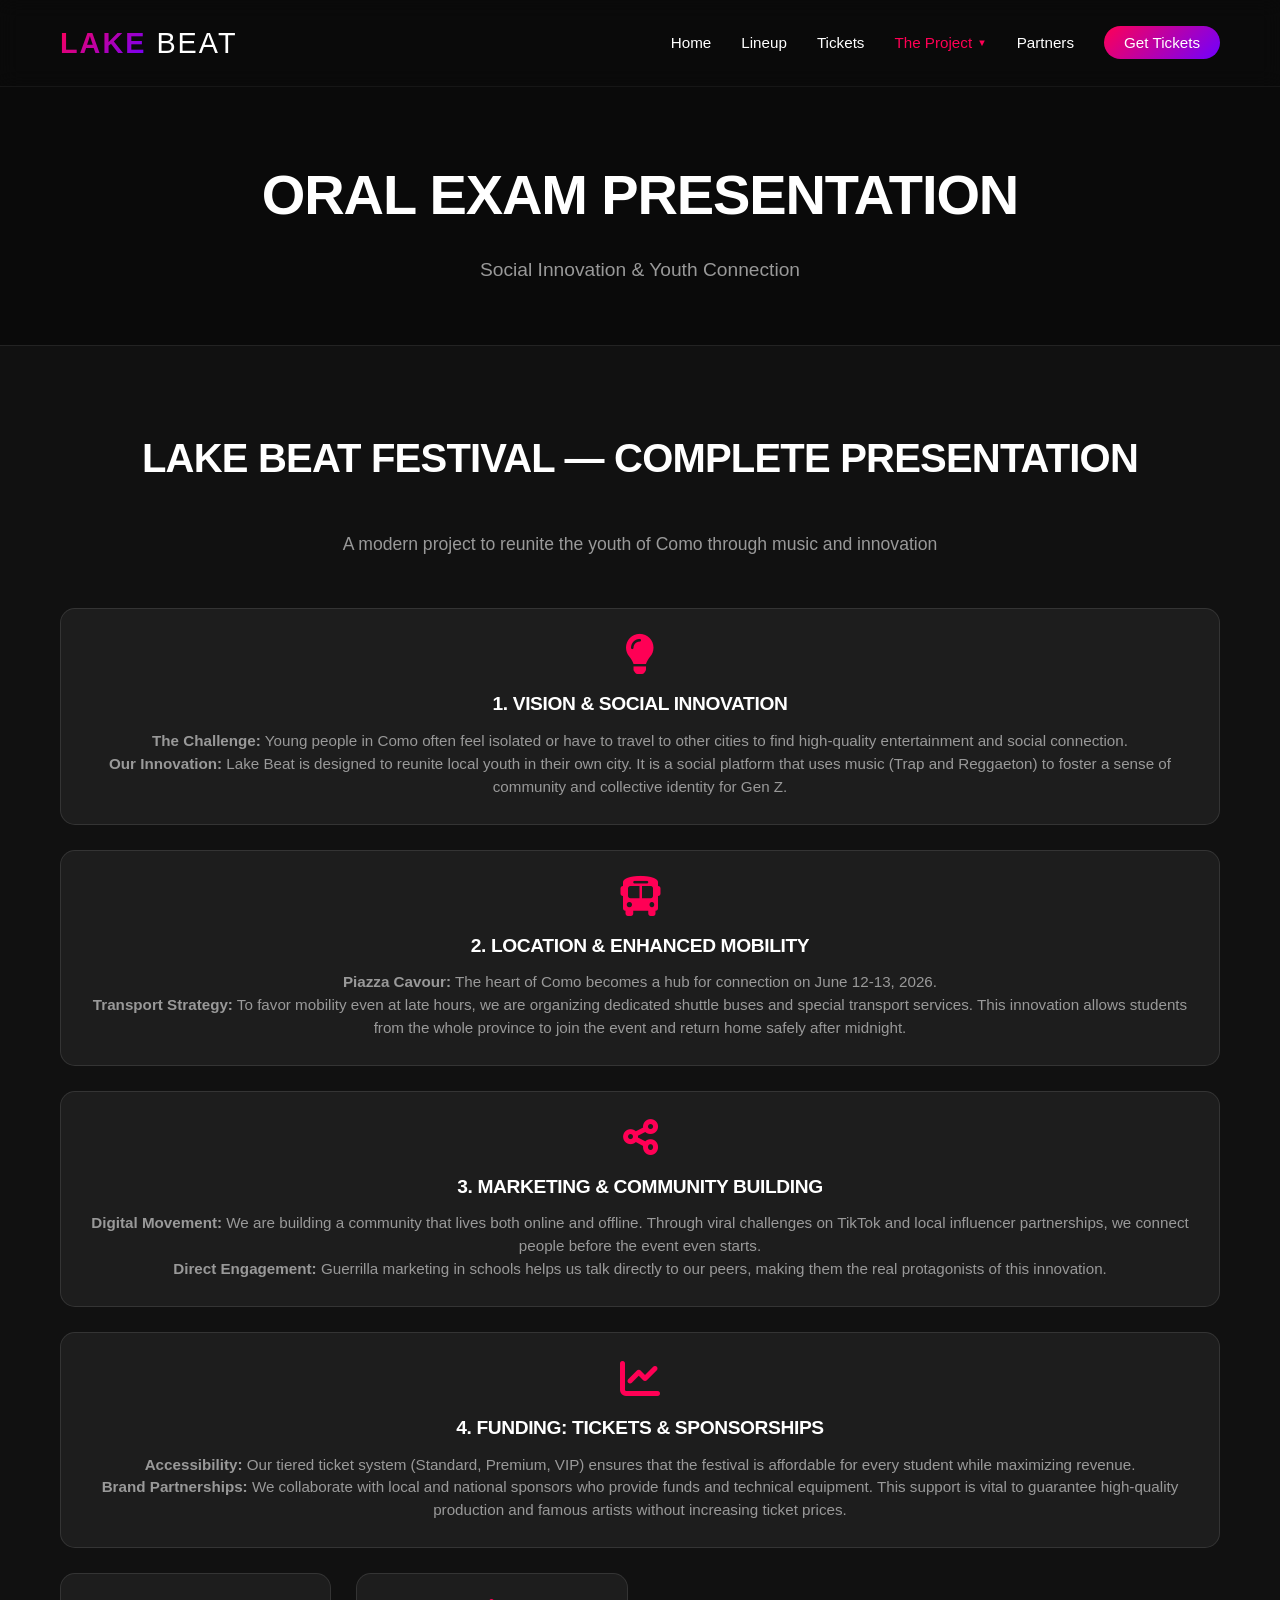
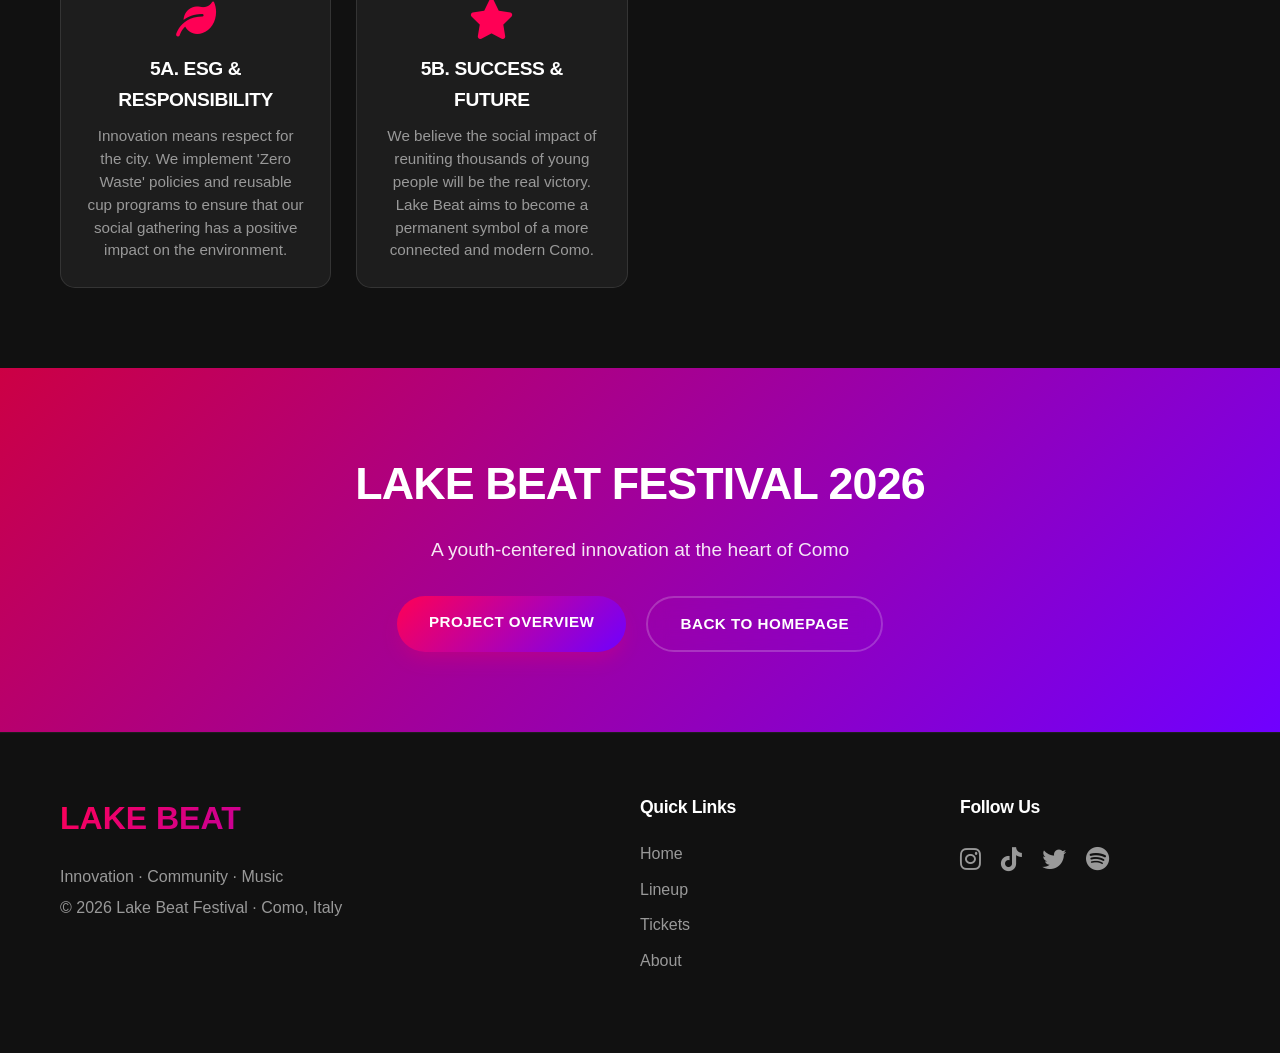
<file: presentationn.html>
<!DOCTYPE html>
<html lang="en">
<head>
    <meta charset="UTF-8">
    <meta name="viewport" content="width=device-width, initial-scale=1.0">
    <title>Lake Beat · Oral Exam Presentation</title>
    <link rel="stylesheet" href="css/style.css">
    <link rel="stylesheet" href="https://cdnjs.cloudflare.com/ajax/libs/font-awesome/6.0.0/css/all.min.css">
</head>
<body>

    <nav class="navbar">
        <div class="nav-container">
            <div class="logo">
                <span class="logo-bold">LAKE</span> BEAT
            </div>
            <div class="menu-toggle" id="menuToggle">
                <i class="fas fa-bars"></i>
            </div>
            <ul class="nav-links" id="navLinks">
                <li><a href="index.html">Home</a></li>
                <li><a href="index.html#lineup">Lineup</a></li>
                <li><a href="index.html#tickets">Tickets</a></li>
                <li class="nav-dropdown">
                    <a href="#" class="nav-dropdown-toggle">The Project</a>
                    <ul class="nav-dropdown-menu">
                        <li><a href="about.html">Project Overview</a></li>
                        <li><a href="presentation.html" class="active">Oral Presentation</a></li>
                    </ul>
                </li>
                <li><a href="index.html#sponsors">Partners</a></li>
                <li><a href="index.html#tickets" class="nav-cta">Get Tickets</a></li>
            </ul>
        </div>
    </nav>

    <section class="about-header">
        <div class="container">
            <h1>ORAL EXAM PRESENTATION</h1>
            <p>Social Innovation & Youth Connection</p>
        </div>
    </section>

    <section class="about-section alt-bg">
        <div class="container">
            <h2 class="section-title-center">LAKE BEAT FESTIVAL — COMPLETE PRESENTATION</h2>
            <p class="section-intro">A modern project to reunite the youth of Como through music and innovation</p>
            
            <div class="org-grid-simple">
                <div class="org-item-simple" style="grid-column: 1 / -1;">
                    <div class="org-icon">
                        <i class="fas fa-lightbulb"></i>
                    </div>
                    <h4>1. VISION & SOCIAL INNOVATION</h4>
                    <p><strong>The Challenge:</strong> Young people in Como often feel isolated or have to travel to other cities to find high-quality entertainment and social connection.</p>
                    <p><strong>Our Innovation:</strong> Lake Beat is designed to reunite local youth in their own city. It is a social platform that uses music (Trap and Reggaeton) to foster a sense of community and collective identity for Gen Z.</p>
                </div>

                <div class="org-item-simple" style="grid-column: 1 / -1;">
                    <div class="org-icon">
                        <i class="fas fa-bus"></i>
                    </div>
                    <h4>2. LOCATION & ENHANCED MOBILITY</h4>
                    <p><strong>Piazza Cavour:</strong> The heart of Como becomes a hub for connection on June 12-13, 2026.</p>
                    <p><strong>Transport Strategy:</strong> To favor mobility even at late hours, we are organizing dedicated shuttle buses and special transport services. This innovation allows students from the whole province to join the event and return home safely after midnight.</p>
                </div>

                <div class="org-item-simple" style="grid-column: 1 / -1;">
                    <div class="org-icon">
                        <i class="fas fa-share-alt"></i>
                    </div>
                    <h4>3. MARKETING & COMMUNITY BUILDING</h4>
                    <p><strong>Digital Movement:</strong> We are building a community that lives both online and offline. Through viral challenges on TikTok and local influencer partnerships, we connect people before the event even starts.</p>
                    <p><strong>Direct Engagement:</strong> Guerrilla marketing in schools helps us talk directly to our peers, making them the real protagonists of this innovation.</p>
                </div>

                <div class="org-item-simple" style="grid-column: 1 / -1;">
                    <div class="org-icon">
                        <i class="fas fa-chart-line"></i>
                    </div>
                    <h4>4. FUNDING: TICKETS & SPONSORSHIPS</h4>
                    <p><strong>Accessibility:</strong> Our tiered ticket system (Standard, Premium, VIP) ensures that the festival is affordable for every student while maximizing revenue.</p>
                    <p><strong>Brand Partnerships:</strong> We collaborate with local and national sponsors who provide funds and technical equipment. This support is vital to guarantee high-quality production and famous artists without increasing ticket prices.</p>
                </div>

                <div class="org-item-simple">
                    <div class="org-icon">
                        <i class="fas fa-leaf"></i>
                    </div>
                    <h4>5A. ESG & RESPONSIBILITY</h4>
                    <p>Innovation means respect for the city. We implement 'Zero Waste' policies and reusable cup programs to ensure that our social gathering has a positive impact on the environment.</p>
                </div>

                <div class="org-item-simple">
                    <div class="org-icon">
                        <i class="fas fa-star"></i>
                    </div>
                    <h4>5B. SUCCESS & FUTURE</h4>
                    <p>We believe the social impact of reuniting thousands of young people will be the real victory. Lake Beat aims to become a permanent symbol of a more connected and modern Como.</p>
                </div>

            </div>
        </div>
    </section>

    <section class="about-cta-simple">
        <div class="container">
            <h2>LAKE BEAT FESTIVAL 2026</h2>
            <p>A youth-centered innovation at the heart of Como</p>
            <div class="cta-buttons">
                <a href="about.html" class="btn btn-primary">PROJECT OVERVIEW</a>
                <a href="index.html" class="btn btn-outline">BACK TO HOMEPAGE</a>
            </div>
        </div>
    </section>

    <footer class="footer">
        <div class="container">
            <div class="footer-grid">
                <div class="footer-info">
                    <div class="footer-logo">LAKE BEAT</div>
                    <p>Innovation · Community · Music</p>
                    <p>© 2026 Lake Beat Festival · Como, Italy</p>
                </div>
                <div class="footer-links">
                    <h4>Quick Links</h4>
                    <ul>
                        <li><a href="index.html">Home</a></li>
                        <li><a href="index.html#lineup">Lineup</a></li>
                        <li><a href="index.html#tickets">Tickets</a></li>
                        <li><a href="about.html">About</a></li>
                    </ul>
                </div>
                <div class="footer-social">
                    <h4>Follow Us</h4>
                    <div class="social-icons">
                        <a href="#"><i class="fab fa-instagram"></i></a>
                        <a href="#"><i class="fab fa-tiktok"></i></a>
                        <a href="#"><i class="fab fa-twitter"></i></a>
                        <a href="#"><i class="fab fa-spotify"></i></a>
                    </div>
                </div>
            </div>
        </div>
    </footer>

    <script src="js/script.js"></script>
</body>
</html>
</file>
<file: css/style.css>
/* VARIABILI E RESET */
:root {
    --primary: #ff0055;
    --primary-dark: #cc0044;
    --secondary: #7000ff;
    --bg-dark: #0a0a0a;
    --bg-card: #111111;
    --bg-card-light: #1a1a1a;
    --text-light: #ffffff;
    --text-gray: #999999;
    --gradient: linear-gradient(135deg, var(--primary), var(--secondary));
    --gradient-hover: linear-gradient(135deg, var(--secondary), var(--primary));
    --glass-bg: rgba(255, 255, 255, 0.05);
    --glass-border: rgba(255, 255, 255, 0.1);
}

* {
    margin: 0;
    padding: 0;
    box-sizing: border-box;
}

html {
    scroll-behavior: smooth;
}

body {
    font-family: 'Inter', -apple-system, BlinkMacSystemFont, 'Segoe UI', Roboto, sans-serif;
    background: var(--bg-dark);
    color: var(--text-light);
    line-height: 1.6;
    overflow-x: hidden;
}

.container {
    max-width: 1200px;
    margin: 0 auto;
    padding: 0 20px;
}

/* TIPOGRAFIA MODERNA */
h1, h2, h3, h4 {
    font-weight: 800;
    letter-spacing: -0.02em;
}

.section-header {
    text-align: center;
    margin-bottom: 60px;
}

.section-subtitle {
    display: inline-block;
    font-size: 0.9rem;
    text-transform: uppercase;
    letter-spacing: 3px;
    color: var(--primary);
    margin-bottom: 10px;
}

.section-title {
    font-size: 3.5rem;
    line-height: 1.1;
    margin-bottom: 20px;
}

.section-title.light {
    color: var(--text-light);
}

.gradient-text {
    background: var(--gradient);
    -webkit-background-clip: text;
    -webkit-text-fill-color: transparent;
    background-clip: text;
}

/* BUTTONS MODERNI */
.btn {
    display: inline-block;
    padding: 14px 32px;
    border-radius: 50px;
    text-decoration: none;
    font-weight: 600;
    font-size: 0.95rem;
    letter-spacing: 0.5px;
    transition: all 0.3s ease;
    cursor: pointer;
    border: none;
}

.btn-primary {
    background: var(--gradient);
    color: white;
    box-shadow: 0 10px 20px -5px rgba(255, 0, 85, 0.3);
}

.btn-primary:hover {
    transform: translateY(-2px);
    box-shadow: 0 15px 30px -5px rgba(255, 0, 85, 0.5);
}

.btn-outline {
    background: transparent;
    color: white;
    border: 2px solid rgba(255, 255, 255, 0.2);
    backdrop-filter: blur(10px);
}

.btn-outline:hover {
    border-color: var(--primary);
    background: rgba(255, 0, 85, 0.1);
    transform: translateY(-2px);
}

.btn-outline-light {
    background: transparent;
    color: white;
    border: 2px solid rgba(255, 255, 255, 0.5);
}

.btn-outline-light:hover {
    background: white;
    color: black;
}

.btn-large {
    padding: 16px 48px;
    font-size: 1.1rem;
}

/* MODERN NAVBAR */
.navbar {
    position: fixed;
    top: 0;
    width: 100%;
    z-index: 1000;
    padding: 20px 0;
    transition: all 0.3s ease;
    background: rgba(10, 10, 10, 0.8);
    backdrop-filter: blur(10px);
    border-bottom: 1px solid rgba(255, 255, 255, 0.05);
}

.navbar.scrolled {
    padding: 15px 0;
    background: rgba(10, 10, 10, 0.95);
}

.nav-container {
    max-width: 1200px;
    margin: 0 auto;
    padding: 0 20px;
    display: flex;
    justify-content: space-between;
    align-items: center;
}

.logo {
    font-size: 1.8rem;
    font-weight: 300;
    letter-spacing: 2px;
}

.logo-bold {
    font-weight: 800;
    background: var(--gradient);
    -webkit-background-clip: text;
    -webkit-text-fill-color: transparent;
}

.nav-links {
    display: flex;
    gap: 30px;
    list-style: none;
    align-items: center;
}

.nav-links a {
    color: white;
    text-decoration: none;
    font-weight: 500;
    font-size: 0.95rem;
    transition: all 0.3s;
    position: relative;
}

.nav-links a:not(.nav-cta):not(.nav-dropdown-toggle):after {
    content: '';
    position: absolute;
    bottom: -5px;
    left: 0;
    width: 0;
    height: 2px;
    background: var(--gradient);
    transition: width 0.3s;
}

.nav-links a:not(.nav-cta):not(.nav-dropdown-toggle):hover:after {
    width: 100%;
}

.nav-links a.active {
    color: var(--primary);
}

/* DROPDOWN MENU */
.nav-dropdown {
    position: relative;
}

.nav-dropdown-toggle {
    pointer-events: auto !important;
    display: flex;
    align-items: center;
    gap: 5px;
}

.nav-dropdown-toggle::after {
    content: '▼';
    font-size: 0.6rem;
    transition: transform 0.3s;
}

.nav-dropdown:hover .nav-dropdown-toggle::after {
    transform: rotate(180deg);
}

.nav-dropdown-menu {
    position: absolute;
    top: 100%;
    left: 0;
    background: rgba(10, 10, 10, 0.95);
    backdrop-filter: blur(10px);
    border: 1px solid rgba(255, 255, 255, 0.1);
    border-radius: 8px;
    list-style: none;
    min-width: 200px;
    margin-top: 10px;
    opacity: 0;
    visibility: hidden;
    transform: translateY(-10px);
    transition: all 0.3s;
    z-index: 100;
    box-shadow: 0 10px 30px rgba(0, 0, 0, 0.5);
}

.nav-dropdown:hover .nav-dropdown-menu {
    opacity: 1;
    visibility: visible;
    transform: translateY(0);
}

.nav-dropdown-menu li {
    border-bottom: 1px solid rgba(255, 255, 255, 0.05);
}

.nav-dropdown-menu li:last-child {
    border-bottom: none;
}

.nav-dropdown-menu a {
    display: block;
    padding: 12px 20px;
    color: white;
    text-decoration: none;
    font-weight: 500;
    font-size: 0.9rem;
    transition: all 0.3s;
}

.nav-dropdown-menu a:hover {
    background: rgba(255, 0, 85, 0.1);
    color: var(--primary);
    padding-left: 24px;
}

.nav-dropdown-menu a.active {
    color: var(--primary);
    background: rgba(255, 0, 85, 0.05);
}

.nav-cta {
    background: var(--gradient);
    padding: 8px 20px;
    border-radius: 30px;
    font-weight: 600;
}

.nav-cta:hover {
    transform: translateY(-2px);
    box-shadow: 0 10px 20px -5px rgba(255, 0, 85, 0.3);
}

.menu-toggle {
    display: none;
    font-size: 1.5rem;
    cursor: pointer;
    color: white;
}

/* HERO SECTION MODERNO */
.hero {
    position: relative;
    height: 100vh;
    min-height: 800px;
    display: flex;
    align-items: center;
    justify-content: center;
    overflow: hidden;
}

.hero-overlay {
    position: absolute;
    top: 0;
    left: 0;
    width: 100%;
    height: 100%;
    background: radial-gradient(circle at center, transparent 0%, rgba(0,0,0,0.8) 100%);
    z-index: 1;
}

.hero-video-bg {
    position: absolute;
    top: 0;
    left: 0;
    width: 100%;
    height: 100%;
    z-index: 0;
}

.hero-image-layer {
    width: 100%;
    height: 100%;
    background: url('../images/hero/hero-piazza.jpg') center/cover no-repeat;
    animation: zoomInOut 20s infinite alternate;
}

@keyframes zoomInOut {
    0% { transform: scale(1); }
    100% { transform: scale(1.1); }
}

.hero-content {
    position: relative;
    z-index: 2;
    text-align: center;
    max-width: 1000px;
    padding: 0 20px;
}

.hero-tagline {
    display: inline-block;
    font-size: 1rem;
    text-transform: uppercase;
    letter-spacing: 4px;
    color: var(--primary);
    margin-bottom: 20px;
    animation: fadeInUp 1s ease;
}

.hero-title {
    font-size: 8rem;
    line-height: 0.9;
    margin-bottom: 20px;
    animation: fadeInUp 1s ease 0.2s both;
}

.title-line {
    display: block;
}

.hero-subtitle {
    font-size: 1.5rem;
    color: rgba(255,255,255,0.8);
    margin-bottom: 40px;
    animation: fadeInUp 1s ease 0.4s both;
}

.hero-cta {
    display: flex;
    gap: 20px;
    justify-content: center;
    margin-bottom: 60px;
    animation: fadeInUp 1s ease 0.6s both;
}

.hero-stats {
    display: flex;
    justify-content: center;
    gap: 60px;
    animation: fadeInUp 1s ease 0.8s both;
    background: rgba(255, 255, 255, 0.03);
    backdrop-filter: blur(10px);
    border: 1px solid rgba(255, 0, 85, 0.2);
    padding: 30px 50px;
    border-radius: 20px;
    margin-top: 40px;
}

.stat-item {
    display: flex;
    flex-direction: column;
    align-items: center;
    gap: 10px;
    padding: 0 20px;
    border-right: 1px solid rgba(255, 255, 255, 0.1);
}

.stat-item:last-child {
    border-right: none;
}

.stat-number {
    font-size: 3rem;
    font-weight: 800;
    color: var(--primary);
    line-height: 1;
    text-shadow: 0 0 20px rgba(255, 0, 85, 0.5);
}

.stat-label {
    font-size: 0.85rem;
    color: var(--text-light);
    text-transform: uppercase;
    letter-spacing: 2px;
    font-weight: 600;
}

.hero-scroll {
    position: absolute;
    bottom: 30px;
    left: 50%;
    transform: translateX(-50%);
    z-index: 2;
    display: flex;
    flex-direction: column;
    align-items: center;
    gap: 10px;
    color: white;
    font-size: 0.9rem;
    opacity: 0.7;
    transition: opacity 0.3s;
    animation: bounce 2s infinite;
}

.hero-scroll:hover {
    opacity: 1;
}

@keyframes fadeInUp {
    from {
        opacity: 0;
        transform: translateY(30px);
    }
    to {
        opacity: 1;
        transform: translateY(0);
    }
}

@keyframes bounce {
    0%, 20%, 50%, 80%, 100% { transform: translateX(-50%) translateY(0); }
    40% { transform: translateX(-50%) translateY(-10px); }
    60% { transform: translateX(-50%) translateY(-5px); }
}

/* LOCATION SECTION MODERNA */
.location {
    padding: 100px 0;
    background: var(--bg-dark);
}

.location-grid {
    display: grid;
    grid-template-columns: 1fr 1.2fr;
    gap: 60px;
    align-items: center;
}

.location-description {
    font-size: 1.3rem;
    margin-bottom: 40px;
    color: rgba(255,255,255,0.9);
}

.location-features {
    display: grid;
    grid-template-columns: repeat(2, 1fr);
    gap: 20px;
}

.feature {
    display: flex;
    align-items: center;
    gap: 15px;
    padding: 15px;
    background: var(--glass-bg);
    border: 1px solid var(--glass-border);
    border-radius: 15px;
    backdrop-filter: blur(10px);
}

.feature i {
    font-size: 1.5rem;
    color: var(--primary);
}

.location-gallery {
    position: relative;
}

.gallery-main {
    border-radius: 20px;
    overflow: hidden;
    box-shadow: 0 30px 60px rgba(0,0,0,0.5);
}

.gallery-img {
    width: 100%;
    height: auto;
    display: block;
    transition: transform 0.5s;
}

.gallery-img:hover {
    transform: scale(1.05);
}

.gallery-thumbs {
    display: flex;
    gap: 10px;
    margin-top: 20px;
}

.thumb {
    width: 60px;
    height: 60px;
    background: var(--glass-bg) center/cover no-repeat;
    border: 1px solid var(--glass-border);
    border-radius: 10px;
    cursor: pointer;
    transition: all 0.3s ease, transform 0.3s ease;
    outline: none;
}

.thumb:hover,
.thumb:focus {
    transform: scale(1.05);
    border-color: rgba(255, 255, 255, 0.7);
}

.thumb.active {
    border-color: var(--primary);
    transform: scale(1.1);
}

.gallery-img {
    width: 100%;
    height: auto;
    display: block;
    transition: transform 0.5s ease, opacity 0.4s ease;
    object-fit: cover;
}

.gallery-img.fade {
    opacity: 0;
}

/* VIBE SECTION MODERNA */
.vibe {
    padding: 80px 0;
    background: linear-gradient(135deg, var(--bg-card) 0%, var(--bg-dark) 100%);
}

.vibe-cards {
    display: grid;
    grid-template-columns: repeat(3, 1fr);
    gap: 30px;
}

.vibe-card {
    text-align: center;
    padding: 40px 30px;
    background: var(--glass-bg);
    border: 1px solid var(--glass-border);
    border-radius: 30px;
    backdrop-filter: blur(10px);
    transition: all 0.3s;
}

.vibe-card:hover {
    transform: translateY(-10px);
    border-color: var(--primary);
    box-shadow: 0 20px 40px rgba(255,0,85,0.2);
}

.vibe-card.featured {
    background: var(--gradient);
    border: none;
}

.vibe-card.featured .card-icon i,
.vibe-card.featured .vibe-number {
    color: white;
    -webkit-text-fill-color: white;
}

.card-icon {
    margin-bottom: 20px;
}

.card-icon i {
    font-size: 3rem;
    background: var(--gradient);
    -webkit-background-clip: text;
    -webkit-text-fill-color: transparent;
}

.vibe-card h3 {
    font-size: 1.2rem;
    margin-bottom: 15px;
    color: var(--text-gray);
}

.vibe-number {
    font-size: 2.5rem;
    font-weight: 800;
    color: #ffffff;
    background: var(--gradient);
    -webkit-background-clip: text;
    -webkit-text-fill-color: transparent;
    margin-bottom: 10px;
}

.vibe-label {
    color: var(--text-gray);
}

/* SECURITY SECTION MODERNA */
.security {
    padding: 100px 0;
    background: var(--bg-dark);
}

.security-content {
    max-width: 900px;
    margin: 0 auto;
    text-align: center;
    background: var(--glass-bg);
    padding: 60px 40px;
    border-radius: 40px;
    border: 1px solid var(--glass-border);
    backdrop-filter: blur(20px);
    box-shadow: 0 40px 100px rgba(0,0,0,0.5);
    position: relative;
    overflow: hidden;
}

.security-content:before {
    content: '';
    position: absolute;
    top: -50%;
    left: -50%;
    width: 200%;
    height: 200%;
    background: radial-gradient(circle at center, rgba(255,0,85,0.05) 0%, transparent 70%);
    pointer-events: none;
}

.security-icon-main {
    font-size: 4rem;
    background: var(--gradient);
    -webkit-background-clip: text;
    -webkit-text-fill-color: transparent;
    margin-bottom: 30px;
}

.security-text {
    font-size: 1.25rem;
    line-height: 1.8;
    color: rgba(255, 255, 255, 0.9);
    position: relative;
    z-index: 1;
}

.security-grid {
    display: grid;
    grid-template-columns: repeat(4, 1fr);
    gap: 30px;
    margin-top: 50px;
}

.security-item {
    text-align: center;
}

.security-item i {
    font-size: 2rem;
    color: var(--primary);
    margin-bottom: 15px;
}

.security-item span {
    display: block;
    font-size: 0.9rem;
    text-transform: uppercase;
    letter-spacing: 1px;
    color: var(--text-gray);
}

/* LINEUP SECTION MODERNA */
.lineup {
    padding: 100px 0;
    background: var(--bg-card);
    position: relative;
    overflow: hidden;
}

.lineup:before {
    content: '';
    position: absolute;
    top: 0;
    left: 0;
    width: 100%;
    height: 100%;
    background: radial-gradient(circle at 20% 50%, rgba(255,0,85,0.1) 0%, transparent 50%);
    pointer-events: none;
}

.lineup-grid {
    display: grid;
    grid-template-columns: repeat(3, 1fr);
    gap: 25px;
    margin-bottom: 50px;
}

.artist-card {
    background: var(--bg-card-light);
    border-radius: 20px;
    overflow: hidden;
    transition: all 0.3s;
    position: relative;
}

.artist-card:hover {
    transform: translateY(-10px);
    box-shadow: 0 20px 40px rgba(0,0,0,0.5);
}

.artist-card.headliner {
    grid-column: span 3;
    display: grid;
    grid-template-columns: 1fr 1fr;
    background: linear-gradient(135deg, var(--bg-card-light), #000);
}

.artist-image {
    position: relative;
    overflow: hidden;
    aspect-ratio: 1/1;
}

.artist-card.headliner .artist-image {
    aspect-ratio: 16/9;
}

.artist-image img {
    width: 100%;
    height: 100%;
    object-fit: cover;
    transition: transform 0.5s;
}

.artist-card:hover .artist-image img {
    transform: scale(1.1);
}

.artist-overlay {
    position: absolute;
    top: 20px;
    left: 20px;
    background: var(--gradient);
    padding: 5px 15px;
    border-radius: 30px;
    font-size: 0.8rem;
    font-weight: 600;
    text-transform: uppercase;
}

.artist-info {
    padding: 20px;
}

.artist-info h3 {
    font-size: 1.8rem;
    margin-bottom: 5px;
}

.artist-card.headliner .artist-info h3 {
    font-size: 3rem;
}

.artist-genre {
    color: var(--primary);
    font-size: 0.9rem;
    font-weight: 600;
    text-transform: uppercase;
    letter-spacing: 1px;
}

.lineup-cta {
    text-align: center;
}

.lineup-cta p {
    font-size: 1.2rem;
    color: var(--text-gray);
    margin-bottom: 20px;
}

.lineup-section {
    display: grid;
    gap: 70px;
}

.lineup-subsection {
    background: rgba(255, 255, 255, 0.03);
    border: 1px solid rgba(255, 255, 255, 0.08);
    border-radius: 30px;
    padding: 40px;
}

.subsection-header {
    margin-bottom: 35px;
}

.subsection-title {
    font-size: 2.2rem;
    margin-top: 10px;
    line-height: 1.1;
}

.schedule-wrapper {
    overflow-x: auto;
}

.schedule-table {
    width: 100%;
    border-collapse: collapse;
    min-width: 650px;
}

.schedule-table th,
.schedule-table td {
    padding: 18px 20px;
    text-align: left;
    border-bottom: 1px solid rgba(255, 255, 255, 0.08);
}

.schedule-table th {
    color: #ffffff;
    font-size: 0.95rem;
    letter-spacing: 1px;
    text-transform: uppercase;
    background: rgba(255, 255, 255, 0.04);
}

.schedule-table tbody tr:nth-child(even) {
    background: rgba(255, 255, 255, 0.03);
}

.schedule-table tbody tr:hover {
    background: rgba(255, 0, 85, 0.08);
}

.schedule-table td {
    color: rgba(255, 255, 255, 0.85);
}

/* TICKETS SECTION MODERNA */
.tickets {
    padding: 100px 0;
    background: linear-gradient(135deg, var(--bg-dark) 0%, var(--bg-card) 100%);
}

.ticket-grid {
    display: grid;
    grid-template-columns: repeat(3, 1fr);
    gap: 30px;
    margin-top: 50px;
}

.ticket-card {
    background: var(--glass-bg);
    border: 1px solid var(--glass-border);
    border-radius: 30px;
    padding: 40px 30px;
    text-align: center;
    backdrop-filter: blur(10px);
    transition: all 0.3s;
    position: relative;
}

.ticket-card:hover {
    transform: translateY(-10px);
    border-color: var(--primary);
}

.ticket-card.featured {
    background: var(--gradient);
    border: none;
    transform: scale(1.05);
    z-index: 1;
}

.ticket-card.featured:hover {
    transform: scale(1.05) translateY(-10px);
}

.ticket-badge {
    position: absolute;
    top: -12px;
    left: 50%;
    transform: translateX(-50%);
    background: var(--primary);
    padding: 5px 20px;
    border-radius: 30px;
    font-size: 0.8rem;
    font-weight: 600;
    text-transform: uppercase;
}

.ticket-price {
    margin: 30px 0;
}

.currency {
    font-size: 1.5rem;
    vertical-align: top;
    position: relative;
    top: 5px;
}

.amount {
    font-size: 4rem;
    font-weight: 800;
    line-height: 1;
}

.ticket-features {
    list-style: none;
    margin: 30px 0;
    text-align: left;
}

.ticket-features li {
    margin-bottom: 15px;
    display: flex;
    align-items: center;
    gap: 10px;
}

.ticket-features i {
    color: var(--primary);
    font-size: 1.1rem;
}

.ticket-card.featured .ticket-features i {
    color: white;
}

/* COUNTDOWN SECTION MODERNA */
.countdown {
    padding: 80px 0;
    background: linear-gradient(135deg, var(--primary-dark), var(--secondary));
    position: relative;
    overflow: hidden;
}

.countdown:before {
    content: '';
    position: absolute;
    top: 0;
    left: 0;
    width: 100%;
    height: 100%;
    background: url('data:image/svg+xml,<svg width="60" height="60" viewBox="0 0 60 60" xmlns="http://www.w3.org/2000/svg"><circle cx="30" cy="30" r="2" fill="white" opacity="0.1"/></svg>');
    pointer-events: none;
}

.countdown-content {
    text-align: center;
    position: relative;
    z-index: 1;
}

.countdown-label {
    display: inline-block;
    font-size: 1rem;
    text-transform: uppercase;
    letter-spacing: 3px;
    color: rgba(255,255,255,0.8);
    margin-bottom: 20px;
}

.countdown-title {
    font-size: 3rem;
    margin-bottom: 40px;
}

.timer {
    display: flex;
    justify-content: center;
    gap: 30px;
    margin-bottom: 50px;
}

.timer-box {
    background: rgba(255,255,255,0.1);
    backdrop-filter: blur(10px);
    padding: 30px;
    border-radius: 20px;
    min-width: 120px;
    border: 1px solid rgba(255,255,255,0.2);
}

.timer-box span:first-child {
    display: block;
    font-size: 3rem;
    font-weight: 800;
    margin-bottom: 5px;
}

.timer-box span:last-child {
    font-size: 0.9rem;
    text-transform: uppercase;
    letter-spacing: 1px;
    opacity: 0.8;
}

/* ===== SPONSOR SECTION - CLEAN VERSION ===== */
.sponsors-clean {
    padding: 100px 0;
    background: var(--bg-dark);
}

/* Category titles */
.sponsor-row h3,
.main-sponsor-clean h3 {
    text-align: center;
    font-size: 1.3rem;
    font-weight: 500;
    letter-spacing: 2px;
    color: var(--text-gray);
    margin-bottom: 30px;
    text-transform: uppercase;
}

/* Main Sponsor */
.main-sponsor-clean {
    margin-bottom: 60px;
}

.main-logo {
    display: flex;
    justify-content: center;
    align-items: center;
}

.main-logo img {
    height: 80px;
    width: auto;
    opacity: 0.9;
    transition: opacity 0.3s;
}

.main-logo img:hover {
    opacity: 1;
}

/* Sponsor grids */
.sponsor-grid-clean {
    display: flex;
    flex-wrap: wrap;
    justify-content: center;
    align-items: center;
    gap: 50px;
    margin: 0 auto 60px;
    max-width: 1000px;
}

.sponsor-grid-clean.small {
    gap: 40px;
}

.sponsor-grid-clean.media {
    gap: 60px;
}

.sponsor-grid-clean img {
    height: 50px;
    width: auto;
    opacity: 0.7;
    transition: all 0.3s ease;
    filter: grayscale(80%);
}

.sponsor-grid-clean.small img {
    height: 40px;
}

.sponsor-grid-clean.media img {
    height: 45px;
}

.sponsor-grid-clean img:hover {
    opacity: 1;
    filter: grayscale(0%);
    transform: scale(1.05);
}

/* Simple partner CTA */
.partner-cta-clean {
    text-align: center;
    margin-top: 40px;
    padding: 30px;
    border-top: 1px solid rgba(255, 255, 255, 0.1);
}

.partner-cta-clean p {
    color: var(--text-gray);
    font-size: 1.1rem;
}

.partner-cta-clean a {
    color: var(--primary);
    text-decoration: none;
    font-weight: 600;
    transition: color 0.3s;
}

.partner-cta-clean a:hover {
    color: white;
    text-decoration: underline;
}

/* APP SECTION MODERNA */
.app {
    padding: 80px 0;
    background: var(--bg-card);
}

.app-content {
    display: grid;
    grid-template-columns: 1fr 1fr;
    gap: 60px;
    align-items: center;
    padding: 60px;
}

.app-subtitle {
    display: inline-block;
    font-size: 0.9rem;
    text-transform: uppercase;
    letter-spacing: 2px;
    color: var(--primary);
    margin-bottom: 10px;
}

.app-text h2 {
    font-size: 2.5rem;
    margin-bottom: 20px;
}

.app-text p {
    color: var(--text-gray);
    margin-bottom: 30px;
}

.app-features {
    list-style: none;
    margin-bottom: 30px;
}

.app-features li {
    margin-bottom: 15px;
    display: flex;
    align-items: center;
    gap: 10px;
}

.app-features i {
    color: var(--primary);
}

.app-badges {
    display: flex;
    gap: 15px;
}

.store-badge {
    display: flex;
    align-items: center;
    gap: 10px;
    padding: 10px 20px;
    background: rgba(255,255,255,0.1);
    border-radius: 40px;
    text-decoration: none;
    color: white;
    font-weight: 600;
    transition: all 0.3s;
}

.store-badge:hover {
    background: var(--gradient);
    transform: translateY(-2px);
}

.phone-mockup {
    text-align: center;
}

.phone-mockup i {
    font-size: 12rem;
    color: var(--primary);
    opacity: 0.8;
    animation: float 3s infinite ease-in-out;
}

@keyframes float {
    0%, 100% { transform: translateY(0); }
    50% { transform: translateY(-20px); }
}

/* FOOTER MODERNO */
.footer {
    padding: 60px 0 30px;
    background: var(--bg-card);
    border-top: 1px solid rgba(255,255,255,0.05);
}

.footer-grid {
    display: grid;
    grid-template-columns: 2fr 1fr 1fr;
    gap: 60px;
    margin-bottom: 40px;
}

.footer-logo {
    font-size: 2rem;
    font-weight: 800;
    background: var(--gradient);
    -webkit-background-clip: text;
    -webkit-text-fill-color: transparent;
    margin-bottom: 20px;
}

.footer-info p {
    color: var(--text-gray);
    margin-bottom: 5px;
}

.footer-links h4,
.footer-social h4 {
    font-size: 1.1rem;
    margin-bottom: 20px;
    color: white;
}

.footer-links ul {
    list-style: none;
}

.footer-links li {
    margin-bottom: 10px;
}

.footer-links a {
    color: var(--text-gray);
    text-decoration: none;
    transition: color 0.3s;
}

.footer-links a:hover {
    color: var(--primary);
}

.social-icons {
    display: flex;
    gap: 20px;
}

.social-icons a {
    color: var(--text-gray);
    font-size: 1.5rem;
    transition: all 0.3s;
}

.social-icons a:hover {
    color: var(--primary);
    transform: translateY(-3px);
}

/* RESPONSIVE DESIGN */
@media (max-width: 1024px) {
    .hero-title {
        font-size: 6rem;
    }
    
    .section-title {
        font-size: 3rem;
    }
    
    .lineup-grid {
        grid-template-columns: repeat(2, 1fr);
    }
    
    .artist-card.headliner {
        grid-column: span 2;
    }
}

@media (max-width: 768px) {
    .menu-toggle {
        display: block;
    }
    
    .nav-links {
        position: fixed;
        top: 80px;
        left: -100%;
        width: 100%;
        height: calc(100vh - 80px);
        background: rgba(10, 10, 10, 0.95);
        backdrop-filter: blur(10px);
        flex-direction: column;
        justify-content: center;
        transition: left 0.3s;
    }
    
    .nav-links.active {
        left: 0;
    }

    .nav-dropdown-menu {
        position: static;
        opacity: 0;
        visibility: hidden;
        transform: scaleY(0);
        max-height: 0;
        margin: 0;
        border: none;
        background: transparent;
        backdrop-filter: none;
        box-shadow: none;
        transform-origin: top;
        transition: all 0.3s;
    }

    .nav-dropdown-menu.active {
        opacity: 1;
        visibility: visible;
        transform: scaleY(1);
        max-height: 500px;
        background: rgba(255, 0, 85, 0.1);
        border-radius: 8px;
        margin-top: 10px;
    }

    .nav-dropdown-menu a {
        padding: 12px 20px;
    }
    
    .hero-title {
        font-size: 4rem;
    }
    
    .hero-stats {
        flex-direction: column;
        gap: 20px;
        padding: 25px 20px;
    }

    .stat-item {
        border-right: none;
        border-bottom: 1px solid rgba(255, 255, 255, 0.1);
        padding: 15px 0;
    }

    .stat-item:last-child {
        border-bottom: none;
    }

    .stat-number {
        font-size: 2.5rem;
    }
    
    .vibe-cards,
    .ticket-grid,
    .footer-grid,
    .app-content,
    .security-grid,
    .location-grid {
        grid-template-columns: 1fr;
    }
    
    .artist-card.headliner {
        grid-template-columns: 1fr;
    }
    
    .timer {
        flex-wrap: wrap;
    }
    
    .app-content {
        padding: 30px;
    }
    
    /* Responsive sponsor */
    .sponsor-grid-clean {
        gap: 30px;
    }
    
    .sponsor-grid-clean img {
        height: 40px;
    }
    
    .sponsor-grid-clean.small img {
        height: 30px;
    }
    
    .main-logo img {
        height: 60px;
    }
    
    .sponsor-row h3 {
        font-size: 1.1rem;
        margin-bottom: 20px;
    }
}

@media (max-width: 480px) {
    .hero-title {
        font-size: 3rem;
    }
    
    .hero-cta {
        flex-direction: column;
        gap: 15px;
    }
    
    .timer-box {
        min-width: 70px;
        padding: 15px;
    }
    
    .timer-box span:first-child {
        font-size: 2rem;
    }
    
    .sponsor-grid-clean {
        gap: 20px;
    }
    
    .sponsor-grid-clean img {
        height: 30px;
    }
    
    .sponsor-grid-clean.media {
        gap: 30px;
    }
}

/* ===== ABOUT PAGE STYLES ===== */

/* Page Header */
.page-header {
    padding: 150px 0 60px;
    background: linear-gradient(135deg, var(--bg-dark) 0%, var(--bg-card) 100%);
    text-align: center;
}

.page-header h1 {
    font-size: 4rem;
    margin-bottom: 20px;
}

.page-header p {
    font-size: 1.2rem;
    color: var(--text-gray);
}

/* About Hero */
.about-hero {
    padding: 60px 0;
    background: var(--bg-card);
}

.about-hero-grid {
    display: grid;
    grid-template-columns: 1fr 1fr;
    gap: 60px;
    align-items: center;
}

.about-hero-content .hero-tagline {
    display: inline-block;
    font-size: 1rem;
    text-transform: uppercase;
    letter-spacing: 3px;
    color: var(--primary);
    margin-bottom: 15px;
}

.about-hero-content h2 {
    font-size: 2.8rem;
    margin-bottom: 20px;
    line-height: 1.2;
}

.about-hero-content p {
    font-size: 1.2rem;
    color: var(--text-gray);
}

.about-hero-stats {
    display: flex;
    gap: 30px;
    justify-content: center;
}

.stat-bubble {
    background: var(--glass-bg);
    border: 2px solid var(--primary);
    border-radius: 50%;
    width: 150px;
    height: 150px;
    display: flex;
    flex-direction: column;
    justify-content: center;
    align-items: center;
    text-align: center;
    backdrop-filter: blur(10px);
    transition: transform 0.3s;
}

.stat-bubble:hover {
    transform: scale(1.05);
    box-shadow: 0 0 30px rgba(255, 0, 85, 0.5);
}

.stat-bubble-number {
    font-size: 2.2rem;
    font-weight: 800;
    color: white;
    text-shadow: 0 0 15px var(--primary);
}

.stat-bubble-label {
    font-size: 0.9rem;
    color: var(--text-gray);
    text-transform: uppercase;
}

/* About Description */
.about-description {
    padding: 80px 0;
    background: var(--bg-dark);
}

.description-grid {
    display: grid;
    grid-template-columns: 1fr 1fr;
    gap: 60px;
    align-items: center;
}

.description-text h3 {
    font-size: 1.8rem;
    margin: 30px 0 15px;
    color: white;
}

.description-text h3:first-child {
    margin-top: 0;
}

.description-text p {
    color: var(--text-gray);
    margin-bottom: 20px;
    line-height: 1.8;
}

.feature-list {
    margin-top: 30px;
}

.feature-item {
    display: flex;
    align-items: center;
    gap: 15px;
    margin-bottom: 15px;
}

.feature-item i {
    color: var(--primary);
    font-size: 1.3rem;
}

.feature-item span {
    color: white;
    font-size: 1.1rem;
}

.description-image img {
    width: 100%;
    border-radius: 20px;
    box-shadow: 0 30px 60px rgba(0,0,0,0.5);
}

/* About Location */
.about-location {
    padding: 80px 0;
    background: var(--bg-card);
    text-align: center;
}

.about-location h2 {
    font-size: 3rem;
    margin-bottom: 50px;
}

.location-detail-grid {
    display: grid;
    grid-template-columns: repeat(3, 1fr);
    gap: 30px;
}

.location-card {
    background: var(--glass-bg);
    border: 1px solid var(--glass-border);
    border-radius: 20px;
    padding: 40px 30px;
    backdrop-filter: blur(10px);
    transition: all 0.3s;
}

.location-card:hover {
    transform: translateY(-10px);
    border-color: var(--primary);
}

.location-card i {
    font-size: 3rem;
    color: var(--primary);
    margin-bottom: 20px;
}

.location-card h4 {
    font-size: 1.5rem;
    margin-bottom: 15px;
}

.location-card p {
    color: var(--text-gray);
    line-height: 1.6;
}

/* About Music */
.about-music {
    padding: 80px 0;
    background: var(--bg-dark);
    text-align: center;
}

.about-music h2 {
    font-size: 3rem;
    margin-bottom: 50px;
}

.music-grid {
    display: grid;
    grid-template-columns: repeat(3, 1fr);
    gap: 30px;
}

.music-card {
    background: linear-gradient(135deg, var(--bg-card-light) 0%, var(--bg-card) 100%);
    border-radius: 30px;
    padding: 40px 30px;
    transition: all 0.3s;
    position: relative;
    overflow: hidden;
}

.music-card::before {
    content: '';
    position: absolute;
    top: 0;
    left: 0;
    width: 100%;
    height: 5px;
    background: var(--gradient);
}

.music-card:hover {
    transform: translateY(-10px);
    box-shadow: 0 20px 40px rgba(255,0,85,0.2);
}

.music-icon i {
    font-size: 3.5rem;
    color: var(--primary);
    margin-bottom: 20px;
}

.music-card h3 {
    font-size: 2rem;
    margin-bottom: 15px;
}

.music-card p {
    color: var(--text-gray);
    margin-bottom: 20px;
    line-height: 1.6;
}

.artist-examples {
    display: flex;
    flex-wrap: wrap;
    gap: 10px;
    justify-content: center;
}

.artist-examples span {
    background: rgba(255, 0, 85, 0.2);
    padding: 5px 15px;
    border-radius: 30px;
    font-size: 0.9rem;
    color: white;
}

/* About Organization */
.about-organization {
    padding: 80px 0;
    background: var(--bg-card);
}

.organization-content {
    max-width: 900px;
    margin: 0 auto;
}

.organization-content h2 {
    font-size: 3rem;
    text-align: center;
    margin-bottom: 20px;
}

.organization-intro {
    text-align: center;
    font-size: 1.2rem;
    color: var(--text-gray);
    margin-bottom: 50px;
}

.org-grid {
    display: grid;
    gap: 30px;
}

.org-item {
    display: grid;
    grid-template-columns: 80px 1fr;
    gap: 20px;
    align-items: start;
    background: var(--glass-bg);
    border: 1px solid var(--glass-border);
    border-radius: 20px;
    padding: 30px;
    backdrop-filter: blur(10px);
}

.org-number {
    width: 60px;
    height: 60px;
    background: var(--gradient);
    border-radius: 50%;
    display: flex;
    align-items: center;
    justify-content: center;
    font-size: 1.8rem;
    font-weight: 800;
    color: white;
}

.org-text h4 {
    font-size: 1.3rem;
    margin-bottom: 10px;
    color: white;
}

.org-text p {
    color: var(--text-gray);
    line-height: 1.6;
}

/* About Sponsors Recap */
.about-sponsors {
    padding: 60px 0;
    background: var(--bg-dark);
    text-align: center;
}

.about-sponsors h3 {
    font-size: 1.5rem;
    color: var(--text-gray);
    margin-bottom: 30px;
    text-transform: uppercase;
    letter-spacing: 2px;
}

.sponsor-recap {
    display: flex;
    justify-content: center;
    align-items: center;
    gap: 50px;
    flex-wrap: wrap;
}

.sponsor-recap img {
    height: 50px;
    width: auto;
    opacity: 0.6;
    transition: all 0.3s;
    filter: grayscale(100%);
}

.sponsor-recap img:hover {
    opacity: 1;
    filter: grayscale(0%);
    transform: scale(1.1);
}

/* About CTA */
.about-cta {
    padding: 100px 0;
    background: linear-gradient(135deg, var(--primary-dark), var(--secondary));
    text-align: center;
}

.about-cta h2 {
    font-size: 3rem;
    margin-bottom: 20px;
    color: white;
}

.about-cta p {
    font-size: 1.3rem;
    margin-bottom: 30px;
    opacity: 0.9;
}

/* Responsive About Page */
@media (max-width: 1024px) {
    .page-header h1 {
        font-size: 3rem;
    }
    
    .about-hero-grid {
        grid-template-columns: 1fr;
        text-align: center;
    }
    
    .description-grid {
        grid-template-columns: 1fr;
    }
    
    .location-detail-grid,
    .music-grid {
        grid-template-columns: repeat(2, 1fr);
    }
}

@media (max-width: 768px) {
    .page-header {
        padding: 120px 0 40px;
    }
    
    .page-header h1 {
        font-size: 2.5rem;
    }
    
    .about-hero-stats {
        flex-wrap: wrap;
    }
    
    .stat-bubble {
        width: 120px;
        height: 120px;
    }
    
    .stat-bubble-number {
        font-size: 1.8rem;
    }
    
    .location-detail-grid,
    .music-grid {
        grid-template-columns: 1fr;
    }
    
    .org-item {
        grid-template-columns: 1fr;
        text-align: center;
    }
    
    .org-number {
        margin: 0 auto;
    }
    
    .sponsor-recap {
        gap: 30px;
    }
    
    .sponsor-recap img {
        height: 40px;
    }
}

/* ===== ABOUT PAGE - CLEAN & READABLE VERSION ===== */

/* About Header */
.about-header {
    padding: 150px 0 60px;
    background: var(--bg-dark);
    text-align: center;
    border-bottom: 1px solid rgba(255,255,255,0.1);
}

.about-header h1 {
    font-size: 3.5rem;
    margin-bottom: 15px;
}

.about-header p {
    font-size: 1.2rem;
    color: var(--text-gray);
}

/* About Section */
.about-section {
    padding: 80px 0;
}

.about-section.alt-bg {
    background: var(--bg-card);
}

.section-title-center {
    text-align: center;
    font-size: 2.5rem;
    margin-bottom: 40px;
}

.section-intro {
    text-align: center;
    max-width: 700px;
    margin: 0 auto 50px;
    color: var(--text-gray);
    font-size: 1.1rem;
}

/* About Grid */
.about-grid {
    display: grid;
    grid-template-columns: 2fr 1fr;
    gap: 60px;
    align-items: center;
}

.about-text h2 {
    font-size: 2rem;
    margin-bottom: 25px;
}

.about-text p {
    color: var(--text-gray);
    margin-bottom: 20px;
    font-size: 1.1rem;
    line-height: 1.7;
}

.about-stats {
    display: flex;
    flex-direction: column;
    gap: 20px;
}

.stat-box {
    background: var(--glass-bg);
    border: 1px solid var(--glass-border);
    border-radius: 15px;
    padding: 25px;
    text-align: center;
}

.stat-number {
    display: block;
    font-size: 2.5rem;
    font-weight: 800;
    color: var(--primary);
    margin-bottom: 5px;
}

.stat-label {
    color: var(--text-gray);
    font-size: 1rem;
    text-transform: uppercase;
    letter-spacing: 1px;
}

/* Location Showcase */
.location-showcase {
    display: grid;
    grid-template-columns: 1fr 1fr;
    gap: 50px;
    align-items: center;
}

.location-image img {
    width: 100%;
    border-radius: 15px;
    box-shadow: 0 20px 40px rgba(0,0,0,0.3);
}

.location-info h3 {
    font-size: 1.8rem;
    margin-bottom: 20px;
}

.location-info h4 {
    font-size: 1.2rem;
    margin: 25px 0 15px;
    color: white;
}

.location-info p {
    color: var(--text-gray);
    margin-bottom: 15px;
    line-height: 1.6;
}

.location-info ul {
    list-style: none;
    margin-bottom: 20px;
}

.location-info ul li {
    margin-bottom: 10px;
    color: var(--text-gray);
    display: flex;
    align-items: center;
    gap: 10px;
}

.location-info ul li i {
    color: var(--primary);
}

/* Music Grid Simple */
.music-grid-simple {
    display: grid;
    grid-template-columns: repeat(3, 1fr);
    gap: 30px;
}

.music-card-simple {
    background: var(--glass-bg);
    border: 1px solid var(--glass-border);
    border-radius: 15px;
    padding: 30px;
    text-align: center;
    transition: transform 0.3s;
}

.music-card-simple:hover {
    transform: translateY(-5px);
    border-color: var(--primary);
}

.music-card-simple i {
    font-size: 3rem;
    color: var(--primary);
    margin-bottom: 20px;
}

.music-card-simple h3 {
    font-size: 1.5rem;
    margin-bottom: 15px;
}

.music-card-simple p {
    color: var(--text-gray);
    line-height: 1.6;
}

/* Organization Grid Simple */
.org-grid-simple {
    display: grid;
    grid-template-columns: repeat(4, 1fr);
    gap: 25px;
}

.org-item-simple {
    background: var(--glass-bg);
    border: 1px solid var(--glass-border);
    border-radius: 15px;
    padding: 25px;
    text-align: center;
}

.org-icon i {
    font-size: 2.5rem;
    color: var(--primary);
    margin-bottom: 15px;
}

.org-item-simple h4 {
    font-size: 1.2rem;
    margin-bottom: 10px;
}

.org-item-simple p {
    color: var(--text-gray);
    font-size: 0.95rem;
    line-height: 1.5;
}

/* Timeline Simple */
.timeline-simple {
    max-width: 700px;
    margin: 0 auto;
}

.timeline-row {
    display: grid;
    grid-template-columns: 100px 1fr;
    gap: 30px;
    padding: 15px 0;
    border-bottom: 1px solid rgba(255,255,255,0.1);
}

.timeline-time {
    font-weight: 700;
    color: var(--primary);
    font-size: 1.2rem;
}

.timeline-desc {
    color: var(--text-gray);
}

/* FAQ Simple */
.faq-simple {
    max-width: 900px;
    margin: 0 auto;
}

.faq-item-simple {
    background: var(--glass-bg);
    border: 1px solid var(--glass-border);
    border-radius: 10px;
    padding: 20px;
    margin-bottom: 15px;
}

.faq-item-simple h4 {
    font-size: 1.1rem;
    margin-bottom: 10px;
    color: white;
}

.faq-item-simple p {
    color: var(--text-gray);
    line-height: 1.5;
}

/* About CTA Simple */
.about-cta-simple {
    padding: 80px 0;
    background: linear-gradient(135deg, var(--primary-dark), var(--secondary));
    text-align: center;
}

.about-cta-simple h2 {
    font-size: 2.8rem;
    margin-bottom: 15px;
}

.about-cta-simple p {
    font-size: 1.2rem;
    margin-bottom: 30px;
    opacity: 0.9;
}

.cta-buttons {
    display: flex;
    gap: 20px;
    justify-content: center;
}

/* Responsive */
@media (max-width: 1024px) {
    .org-grid-simple {
        grid-template-columns: repeat(2, 1fr);
    }
}

@media (max-width: 768px) {
    .about-header h1 {
        font-size: 2.5rem;
    }
    
    .about-grid,
    .location-showcase,
    .music-grid-simple {
        grid-template-columns: 1fr;
    }
    
    .org-grid-simple {
        grid-template-columns: 1fr;
    }
    
    .timeline-row {
        grid-template-columns: 1fr;
        gap: 5px;
    }
    
    .cta-buttons {
        flex-direction: column;
        align-items: center;
    }
    
    .section-title-center {
        font-size: 2rem;
    }
}
</file>
